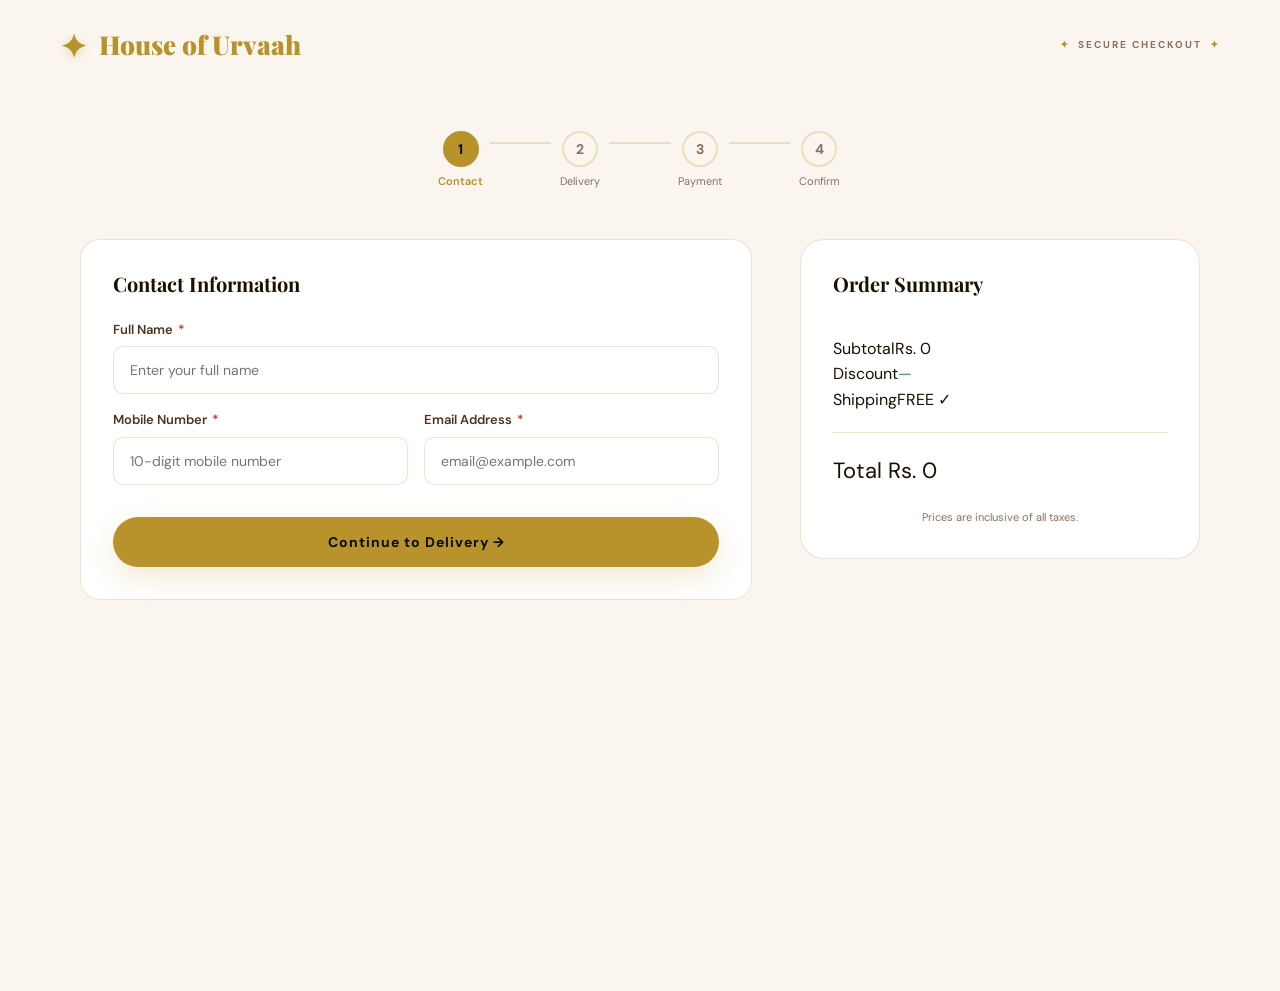
<file: checkout.html>
<!DOCTYPE html>
<html lang="en">
<head>
    <meta charset="UTF-8">
    <meta name="viewport" content="width=device-width, initial-scale=1.0">
    <title>Checkout | House of Urvaah</title>
    
    <link rel="stylesheet" href="css/style.css">
    <link rel="stylesheet" href="css/globals.css">
    <link rel="stylesheet" href="css/navbar.css">
    <link rel="stylesheet" href="css/components.css">
    <link rel="stylesheet" href="css/checkout.css">
    
    <link rel="preconnect" href="https://fonts.googleapis.com">
    <link rel="preconnect" href="https://fonts.gstatic.com" crossorigin>
    <link href="https://fonts.googleapis.com/css2?family=DM+Sans:wght@400;500;700&family=Playfair+Display:ital,wght@0,700;0,900;1,700&display=swap" rel="stylesheet">
</head>
<body>
    <header class="navbar" id="navbar">
      <nav class="nav-inner" style="justify-content: space-between;">
        <a href="index.html" class="nav-logo"><span class="logo-icon">✦</span> House of Urvaah</a>
        <div class="checkout-badge" style="font-size:10px; color:var(--text-muted); text-transform:uppercase; letter-spacing:2px; font-weight:700; display:flex; align-items:center; gap:8px;">
          <span style="color:var(--gold);">✦</span> SECURE CHECKOUT <span style="color:var(--gold);">✦</span>
        </div>
      </nav>
    </header>

    <main class="checkout-page">
        <!-- Progress Steps -->
        <div class="checkout-steps">
            <div class="step-item">
                <div class="step-circle active" id="circle-1">1</div>
                <div class="step-label active">Contact</div>
            </div>
            <div class="step-line" id="line-1"></div>
            <div class="step-item">
                <div class="step-circle" id="circle-2">2</div>
                <div class="step-label">Delivery</div>
            </div>
            <div class="step-line" id="line-2"></div>
            <div class="step-item">
                <div class="step-circle" id="circle-3">3</div>
                <div class="step-label">Payment</div>
            </div>
            <div class="step-line" id="line-3"></div>
            <div class="step-item">
                <div class="step-circle" id="circle-4">4</div>
                <div class="step-label">Confirm</div>
            </div>
        </div>

        <div class="checkout-layout">
            <div class="checkout-form-col">
                <!-- STEP 1: Contact Information -->
                <section class="form-section active" id="section-contact">
                    <h2 class="form-section-title">Contact Information</h2>
                    <div class="form-grid">
                        <div class="form-group full">
                            <label class="form-label">Full Name <span>*</span></label>
                            <input type="text" id="field-name" class="form-input" data-validate="name" placeholder="Enter your full name">
                            <span class="form-error">Please enter at least 2 characters</span>
                        </div>
                        <div class="form-group">
                            <label class="form-label">Mobile Number <span>*</span></label>
                            <input type="tel" id="field-phone" class="form-input" data-validate="phone" placeholder="10-digit mobile number">
                            <span class="form-error">Enter a valid 10-digit mobile number</span>
                        </div>
                        <div class="form-group">
                            <label class="form-label">Email Address <span>*</span></label>
                            <input type="email" id="field-email" class="form-input" data-validate="email" placeholder="email@example.com">
                            <span class="form-error">Enter a valid email address</span>
                        </div>
                    </div>
                    <button class="btn btn-primary" id="btn-step1" style="margin-top:32px; width:100%;">Continue to Delivery →</button>
                </section>

                <!-- STEP 2: Delivery Address -->
                <section class="form-section" id="section-delivery">
                    <div style="display:flex; justify-content:space-between; align-items:center; margin-bottom:24px;">
                        <h2 class="form-section-title" style="margin:0;">Delivery Address</h2>
                        <button class="btn btn-outline" id="btn-detect-location" style="padding:8px 16px; font-size:12px;">Detect My Location 📍</button>
                    </div>
                    <div class="form-grid">
                        <div class="form-group full">
                            <label class="form-label">Address Line 1 <span>*</span></label>
                            <input type="text" id="field-address1" class="form-input" data-validate="text" placeholder="House / Flat No., Building, Street">
                        </div>
                        <div class="form-group full">
                            <label class="form-label">Address Line 2</label>
                            <input type="text" id="field-address2" class="form-input" placeholder="Area, Locality, Landmark (Optional)">
                        </div>
                        <div class="form-group">
                            <label class="form-label">City <span>*</span></label>
                            <input type="text" id="field-city" class="form-input" data-validate="text" placeholder="Your City">
                        </div>
                        <div class="form-group">
                            <label class="form-label">Pincode <span>*</span></label>
                            <input type="text" id="field-pincode" class="form-input" data-validate="pincode" placeholder="6-digit pincode">
                        </div>
                        <div class="form-group">
                            <label class="form-label">State <span>*</span></label>
                            <select id="field-state" class="state-select">
                                <option value="">Select State</option>
                                <option value="Maharashtra">Maharashtra</option>
                                <option value="Karnataka">Karnataka</option>
                                <option value="Tamil Nadu">Tamil Nadu</option>
                                <option value="Delhi">Delhi</option>
                                <option value="Gujarat">Gujarat</option>
                                <option value="West Bengal">West Bengal</option>
                                <!-- More states added via JS if needed -->
                            </select>
                        </div>
                        <div class="form-group">
                            <label class="form-label">Country</label>
                            <input type="text" class="form-input" value="India" disabled>
                        </div>
                    </div>
                    <button class="btn btn-primary" id="btn-step2" style="margin-top:32px; width:100%;">Continue to Payment →</button>
                    <button class="btn-view-cart" style="margin-top:15px; width:100%;" onclick="goToStep(1)">← Back to Contact</button>
                </section>

                <!-- STEP 3: Payment Method -->
                <section class="form-section" id="section-payment">
                    <h2 class="form-section-title">Select Payment Method</h2>
                    <div class="payment-options">
                        <div class="payment-card" data-payment="prepaid">
                            <div class="payment-card-header">
                                <div class="payment-radio"></div>
                                <div>
                                    <div class="payment-label">Online Payment (Prepaid)</div>
                                    <div class="payment-desc">UPI, Cards, Net Banking</div>
                                </div>
                            </div>
                            <div class="payment-benefit">Extra 5% OFF with Prepaid — use code PREPAID5</div>
                            <div class="payment-sub-options">
                                <div class="form-group">
                                    <label class="form-label">Card Details</label>
                                    <input type="text" id="card-number" class="form-input" placeholder="XXXX XXXX XXXX XXXX">
                                    <div style="display:grid; grid-template-columns:1fr 1fr; gap:10px; margin-top:10px;">
                                        <input type="text" id="card-expiry" class="form-input" placeholder="MM / YY">
                                        <input type="password" id="card-cvv" class="form-input" placeholder="CVV">
                                    </div>
                                </div>
                            </div>
                        </div>

                        <div class="payment-card" data-payment="cod">
                            <div class="payment-card-header">
                                <div class="payment-radio"></div>
                                <div>
                                    <div class="payment-label">Cash on Delivery (COD)</div>
                                    <div class="payment-desc">Pay at your doorstep</div>
                                </div>
                            </div>
                            <div class="payment-sub-options">
                                <p style="font-size:12px; color:var(--text-muted);">Please keep the exact amount ready at the time of delivery.</p>
                            </div>
                        </div>
                    </div>

                    <div id="gift-wrap-badge" style="margin-top:20px; padding:12px; background:rgba(201,168,76,0.1); border-radius:10px; display:none; align-items:center; gap:10px; font-size:13px;">
                        🎁 Free Gift Packaging included
                    </div>

                    <button class="btn-place-order" id="btn-place-order" disabled>Place Order →</button>
                    <button class="btn-view-cart" style="margin-top:15px; width:100%;" onclick="goToStep(2)">← Back to Delivery</button>
                </section>
            </div>

            <!-- RIGHT SUMMARY -->
            <aside class="checkout-summary-panel">
                <div style="background:var(--card-bg); border:1px solid var(--border-default); border-radius:24px; padding:32px; position:sticky; top:100px;">
                    <h3 style="font-family:'Playfair Display',serif; font-size:20px; margin-bottom:20px;">Order Summary</h3>
                    
                    <div id="checkout-summary-items" style="max-height:300px; overflow-y:auto; margin-bottom:20px;">
                        <!-- Injected by JS -->
                    </div>

                    <div class="summary-row"><span>Subtotal</span><span id="chk-subtotal">Rs. 0</span></div>
                    <div class="summary-row"><span>Discount</span><span id="chk-discount" style="color:var(--green-success)">—</span></div>
                    <div class="summary-row"><span>Shipping</span><span id="chk-shipping">FREE</span></div>
                    
                    <div class="summary-row total" style="margin-top:20px; padding-top:20px; border-top:1px solid var(--border-default); font-size:22px;">
                        <span>Total</span>
                        <span id="chk-total">Rs. 0</span>
                    </div>

                    <p style="font-size:11px; color:var(--text-muted); text-align:center; margin-top:20px;">
                        Prices are inclusive of all taxes.
                    </p>
                </div>
            </aside>
        </div>
    </main>

    <script src="js/data/products.js"></script>
    <script src="js/globals.js"></script>
    <script src="js/checkout.js"></script>
</body>
</html>
</file>
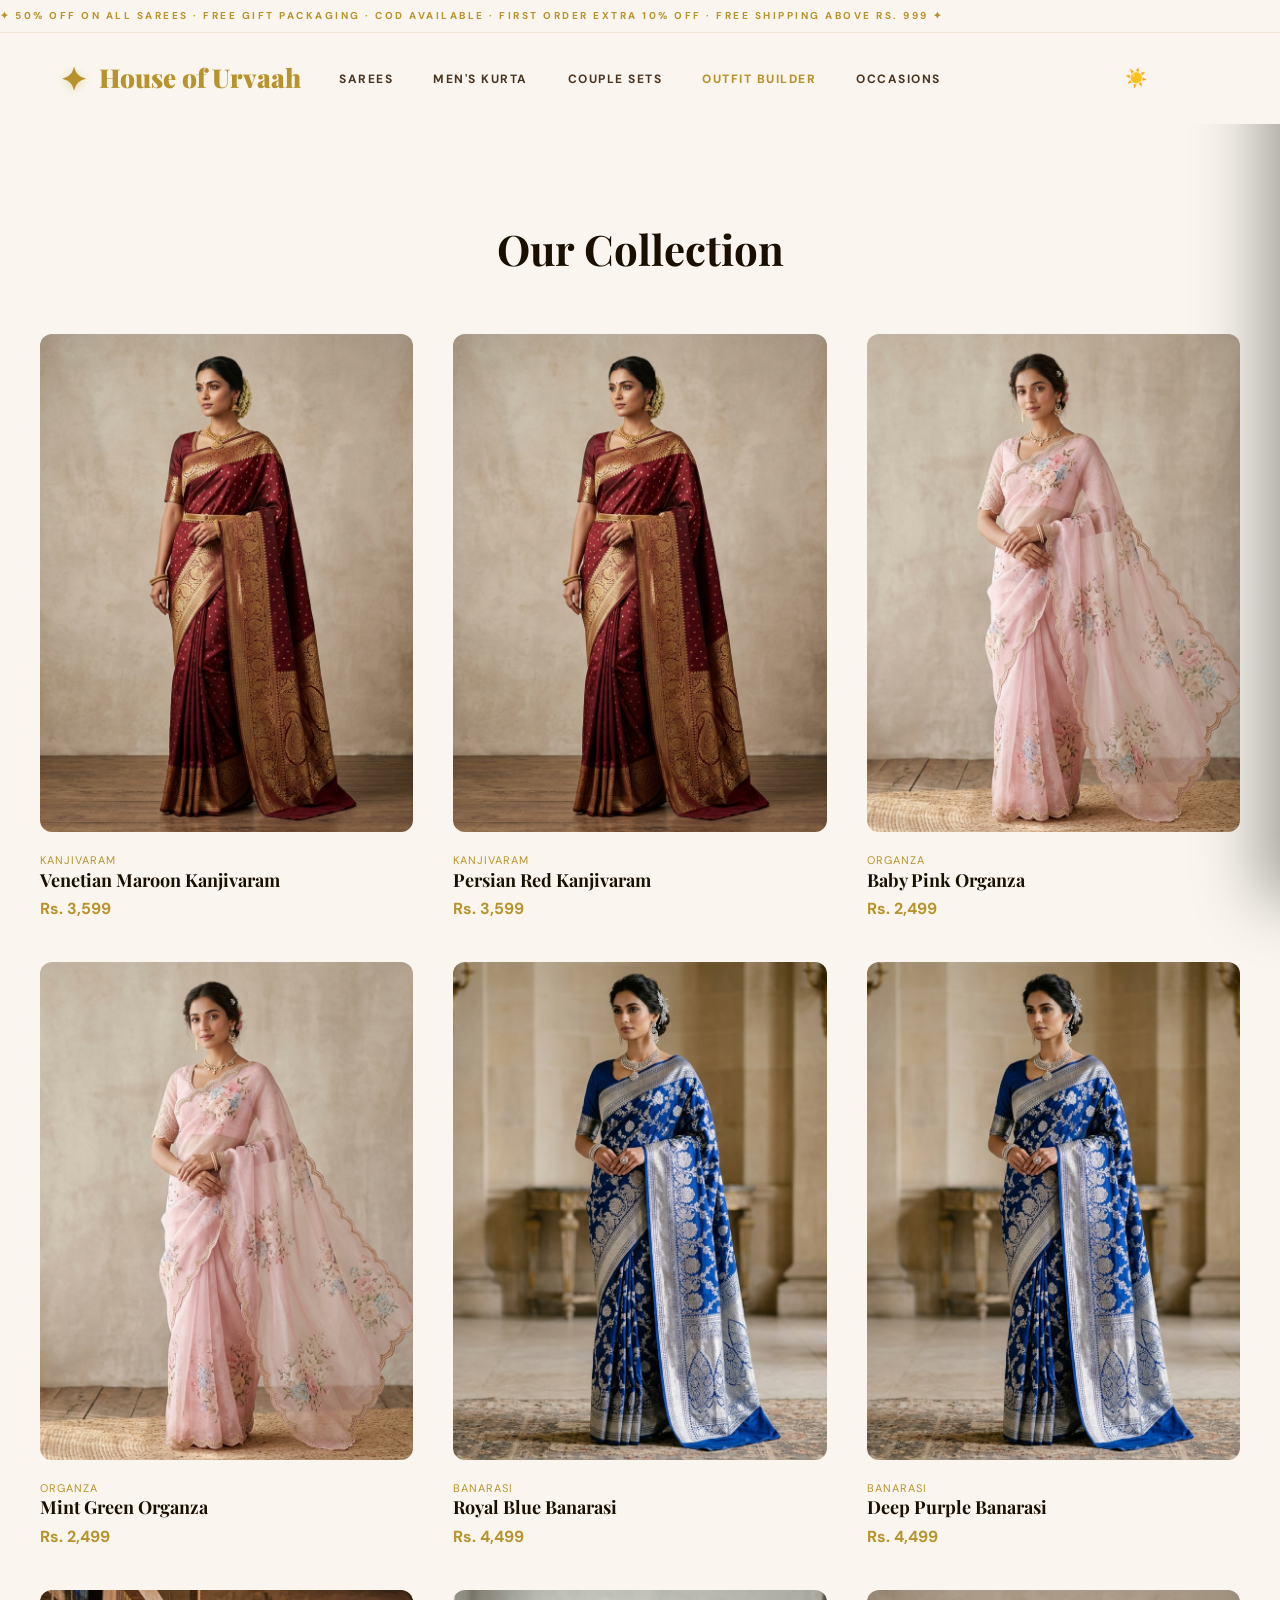
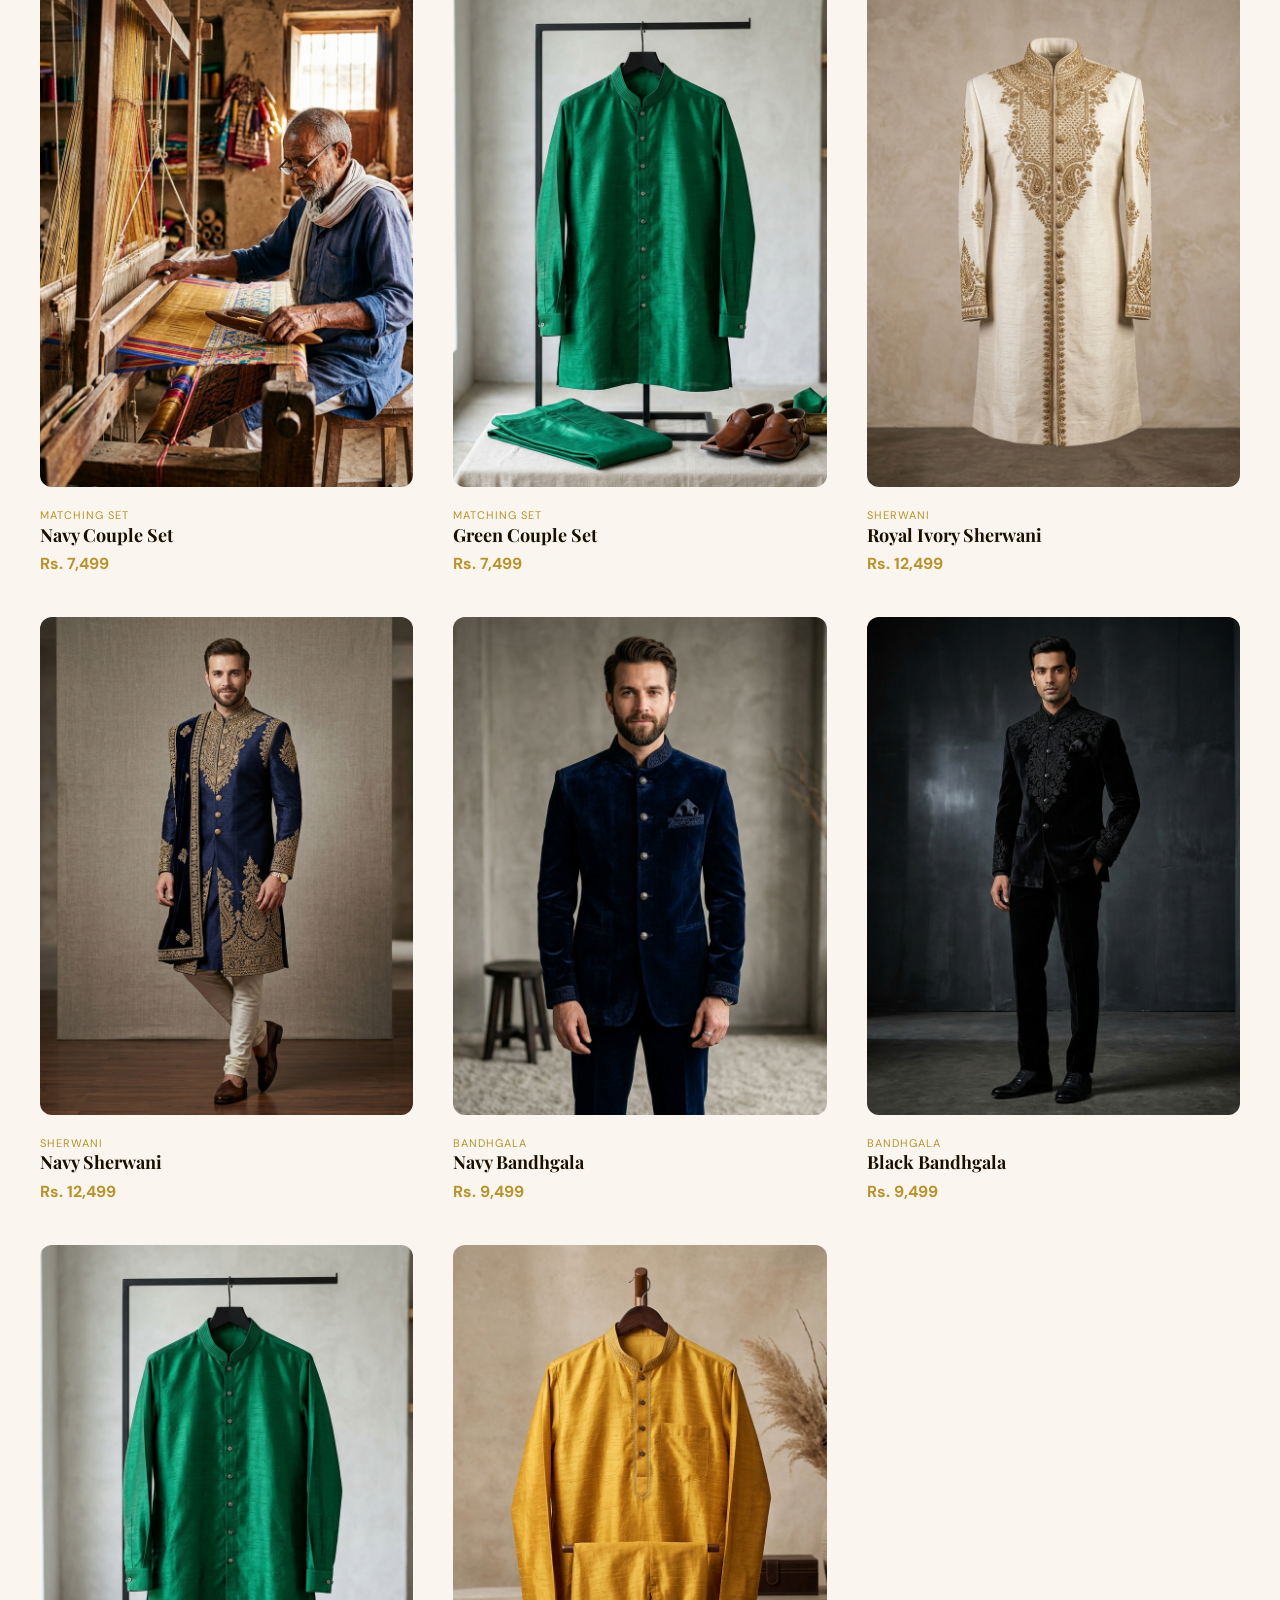
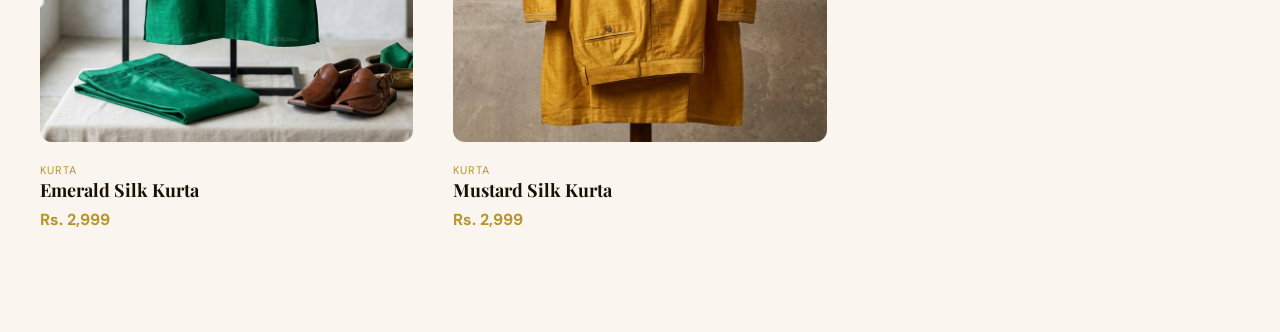
<file: collection.html>
<!DOCTYPE html>
<html lang="en">
<head>
    <meta charset="UTF-8">
    <meta name="viewport" content="width=device-width, initial-scale=1.0">
    <title>Collection | House of Urvaah</title>
    
    <link rel="stylesheet" href="css/style.css">
    <link rel="stylesheet" href="css/globals.css">
    <link rel="stylesheet" href="css/navbar.css">
    <link rel="stylesheet" href="css/cart-drawer.css">
    <link rel="stylesheet" href="css/components.css">
    
    <link rel="preconnect" href="https://fonts.googleapis.com">
    <link rel="preconnect" href="https://fonts.gstatic.com" crossorigin>
    <link href="https://fonts.googleapis.com/css2?family=DM+Sans:wght@400;500;700&family=Playfair+Display:ital,wght@0,700;0,900;1,700&display=swap" rel="stylesheet">
</head>
<body>
    <header class="navbar" id="navbar">
      <div class="announcement-bar">
        <div class="marquee-track">
          <span>✦ 50% OFF on All Sarees · Free Gift Packaging · COD Available · First Order Extra 10% Off · Free Shipping above Rs. 999 ✦</span>
        </div>
      </div>
      <nav class="nav-inner">
        <a href="index.html" class="nav-logo"><span class="logo-icon">✦</span> House of Urvaah</a>
        <ul class="nav-links">
          <li><a href="collection.html?cat=Sarees">Sarees</a></li>
          <li><a href="collection.html?cat=Menswear">Men's Kurta</a></li>
          <li><a href="collection.html?cat=Couples">Couple Sets</a></li>
          <li><a href="outfit-builder.html" class="builder-link">Outfit Builder</a></li>
          <li><a href="index.html#occasions">Occasions</a></li>
        </ul>
        <div class="nav-actions">
          <button class="nav-icon-btn" title="Search"><i data-lucide="search"></i></button>
          <a href="wishlist.html" class="nav-icon-btn" title="Wishlist">
            <i data-lucide="heart"></i>
            <span class="wishlist-badge nav-badge">0</span>
          </a>
          <button id="theme-toggle" class="nav-icon-btn theme-toggle-btn" title="Toggle Theme">
            <span class="toggle-sun">☀️</span>
            <span class="toggle-moon">🌙</span>
          </button>
          <button class="nav-icon-btn" onclick="CartDrawer.open()" title="Cart">
            <i data-lucide="shopping-bag"></i>
            <span class="cart-badge nav-badge">0</span>
          </button>
          <button class="hamburger" id="hamburger" aria-label="Menu">
            <span></span>
            <span></span>
            <span></span>
          </button>
        </div>
      </nav>
    </header>

    <div class="mobile-menu" id="mobile-menu">
      <button class="mobile-menu-close" id="mobile-menu-close">✕</button>
      <ul class="mobile-nav-links">
        <li><a href="collection.html?cat=Sarees">Sarees</a></li>
        <li><a href="collection.html?cat=Menswear">Men's Kurta</a></li>
        <li><a href="collection.html?cat=Couples">Couple Sets</a></li>
        <li><a href="outfit-builder.html">Outfit Builder</a></li>
        <li><a href="wishlist.html">My Wishlist</a></li>
        <li><a href="cart.html">My Cart</a></li>
      </ul>
    </div>

    <main class="container" style="padding: 100px 40px;">
        <h1 id="collection-title" style="font-family:'Playfair Display',serif; font-size:42px; margin-bottom:60px; text-align:center;">Our Collection</h1>
        <div id="collection-grid" class="product-grid">
            <!-- Injected by JS -->
        </div>
    </main>

    <!-- Cart Drawer Overlay -->
    <div class="cart-drawer-overlay" id="cart-drawer-overlay" onclick="CartDrawer.close()"></div>
    <aside class="cart-drawer" id="cart-drawer" aria-hidden="true"></aside>

    <script src="js/data/products.js"></script>
    <script src="js/globals.js"></script>
    <script src="js/navbar.js"></script>
    <script src="js/cart-drawer.js"></script>
    <script>
        const params = new URLSearchParams(window.location.search);
        const cat = params.get('cat');
        
        const categoryTitles = {
            'Sarees': 'Signature Sarees',
            'Menswear': 'Signature Menswear',
            'Couples': 'Curated Couple Sets'
        };
        if (cat) document.getElementById('collection-title').textContent = categoryTitles[cat] || cat;

        const grid = document.getElementById('collection-grid');
        const filtered = cat ? PRODUCTS.filter(p => p.category === cat || p.subCategory === cat) : PRODUCTS;
        
        filtered.forEach(product => {
            const card = document.createElement('a');
            card.href = `product-detail.html?slug=${product.slug}`;
            card.className = 'product-card';
            
            const mainImg = product.images.main || product.images[0];
            const imgHtml = (mainImg && mainImg.url)
                ? `<img src="${mainImg.url}" class="product-image" alt="${product.name}" onerror="this.parentElement.classList.add('silk-swatch');this.remove();">`
                : `<div class="product-image silk-swatch" style="background: linear-gradient(135deg, ${(mainImg?.gradient || product.gradientColors || ['#B8922A','#6B1F2A']).join(', ')})"></div>`;

            card.innerHTML = `
                <div class="product-image-container ${(!mainImg || !mainImg.url) ? 'silk-swatch' : ''}" style="background: linear-gradient(135deg, ${(mainImg?.gradient || product.gradientColors || ['#B8922A','#6B1F2A']).join(', ')})">
                    ${imgHtml}
                </div>
                <div class="product-info">
                    <p style="font-size: 11px; text-transform: uppercase; letter-spacing: 1px; color: var(--gold);">${product.subCategory || product.category}</p>
                    <h3>${product.shortName || product.name}</h3>
                    <p class="product-price">Rs. ${product.price.toLocaleString('en-IN')}</p>
                </div>
            `;
            grid.appendChild(card);
        });
    </script>
</body>
</html>
</file>
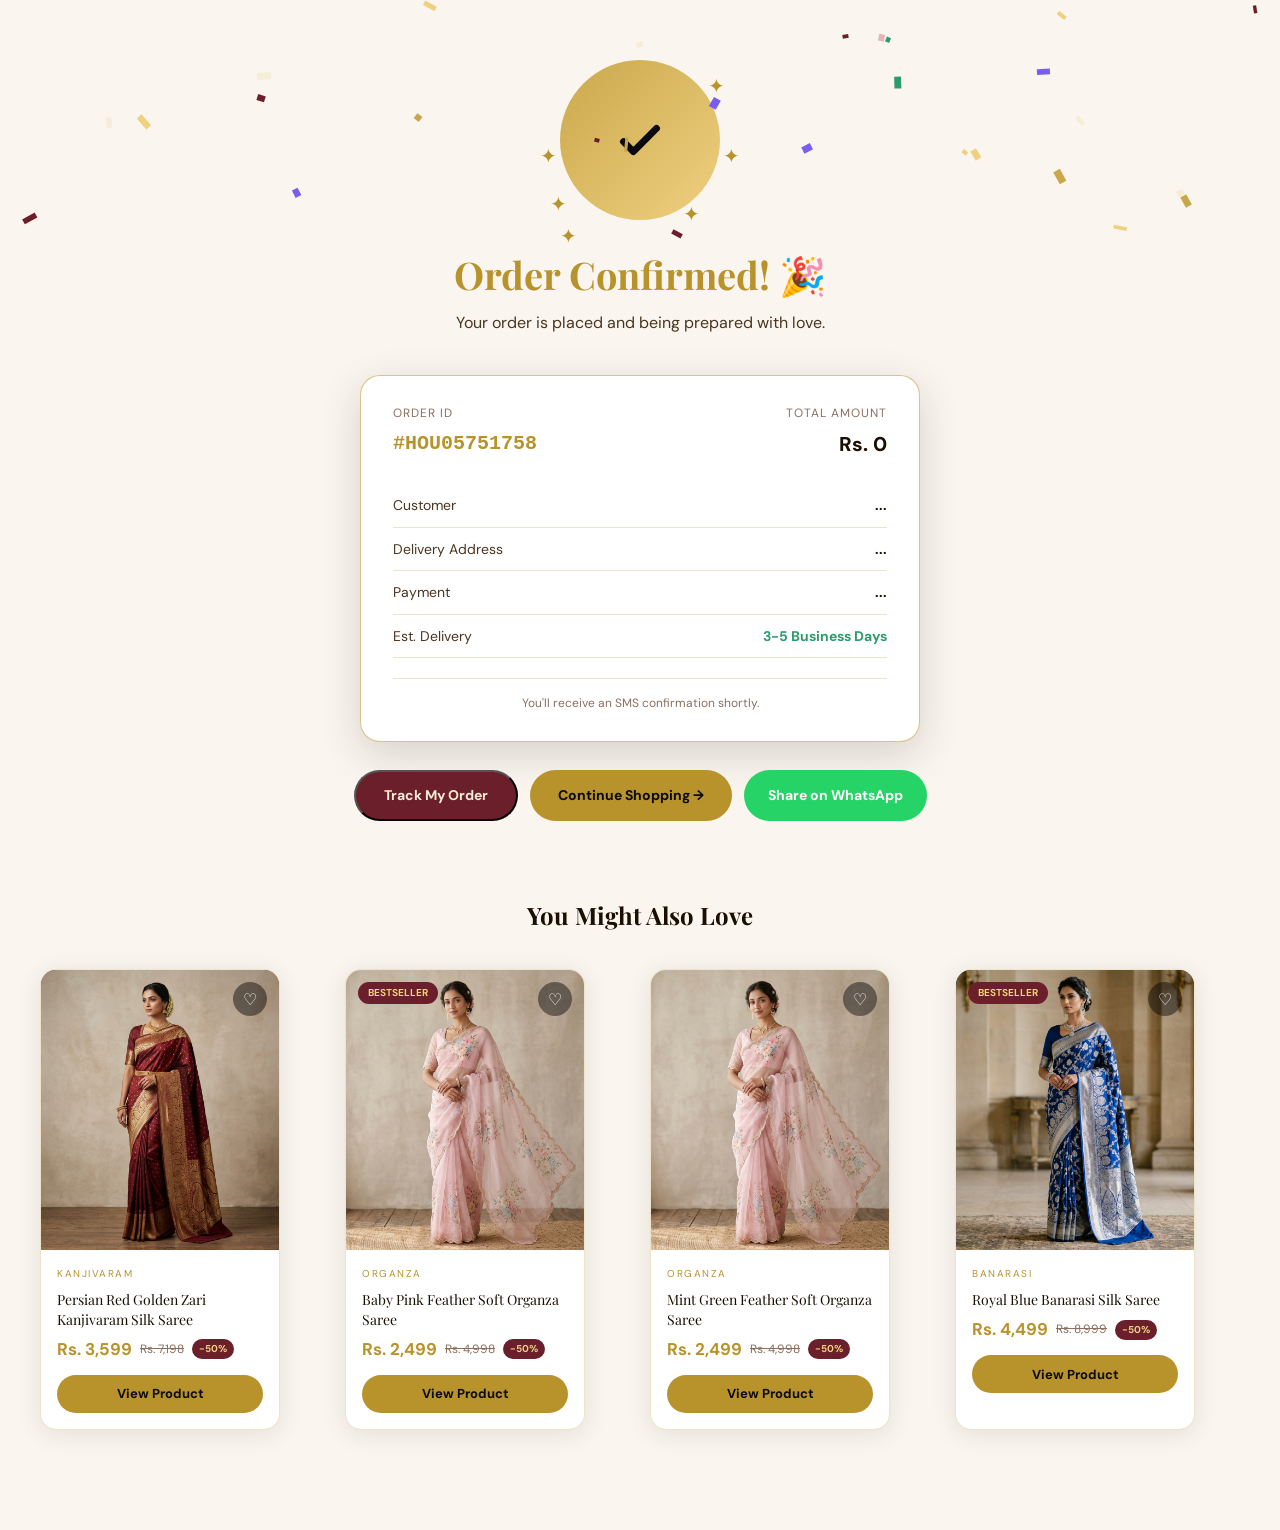
<file: order-success.html>
<!DOCTYPE html>
<html lang="en">
<head>
    <meta charset="UTF-8">
    <meta name="viewport" content="width=device-width, initial-scale=1.0">
    <title>Order Confirmed | House of Urvaah</title>
    
    <link rel="stylesheet" href="css/style.css">
    <link rel="stylesheet" href="css/globals.css">
    <link rel="stylesheet" href="css/components.css">
    <link rel="stylesheet" href="css/order-success.css">
    <link rel="stylesheet" href="css/outfit-builder.css"> <!-- for reco cards -->
    
    <link rel="preconnect" href="https://fonts.googleapis.com">
    <link rel="preconnect" href="https://fonts.gstatic.com" crossorigin>
    <link href="https://fonts.googleapis.com/css2?family=DM+Sans:wght@400;500;700&family=Playfair+Display:ital,wght@0,700;0,900;1,700&display=swap" rel="stylesheet">
</head>
<body class="success-page">

    <div class="success-circle-wrap">
        <div class="success-circle">
            <svg class="checkmark-svg" viewBox="0 0 52 52">
                <path class="checkmark-path" d="M14.1 27.2l7.1 7.2 16.7-16.8"/>
            </svg>
        </div>
        <div class="sparkle">✦</div>
        <div class="sparkle">✦</div>
        <div class="sparkle">✦</div>
        <div class="sparkle">✦</div>
        <div class="sparkle">✦</div>
        <div class="sparkle">✦</div>
    </div>

    <h1 class="success-headline">Order Confirmed! 🎉</h1>
    <p class="success-subtitle">Your order is placed and being prepared with love.</p>

    <div class="order-card">
        <div style="display:flex; justify-content:space-between; align-items:flex-start; margin-bottom:24px;">
            <div>
                <p style="font-size:12px; color:var(--text-muted); text-transform:uppercase; letter-spacing:1px; margin-bottom:5px;">Order ID</p>
                <div class="order-id" id="order-id-display">#HOU12345678 <span class="copy-icon">📋</span></div>
            </div>
            <div style="text-align:right;">
                <p style="font-size:12px; color:var(--text-muted); text-transform:uppercase; letter-spacing:1px; margin-bottom:5px;">Total Amount</p>
                <div style="font-size:20px; font-weight:800; color:var(--text-primary);" id="order-total">Rs. 0</div>
            </div>
        </div>

        <div id="order-items-list" style="margin-bottom:20px;">
            <!-- Injected by JS -->
        </div>

        <div class="order-row"><span>Customer</span><strong id="order-customer">...</strong></div>
        <div class="order-row"><span>Delivery Address</span><strong id="order-address" style="text-align:right; max-width:200px;">...</strong></div>
        <div class="order-row"><span>Payment</span><strong id="order-payment">...</strong></div>
        <div class="order-row"><span>Est. Delivery</span><strong class="delivery-est" id="order-delivery">3-5 Business Days</strong></div>
        
        <p style="font-size:12px; color:var(--text-muted); text-align:center; margin-top:20px; border-top:1px solid var(--border-default); padding-top:15px;">
            You'll receive an SMS confirmation shortly.
        </p>
    </div>

    <div class="success-actions">
        <button class="btn-track" id="btn-track-order">Track My Order</button>
        <a href="collection.html" class="btn-continue">Continue Shopping →</a>
        <button class="btn-share-success" id="btn-share-order">Share on WhatsApp</button>
    </div>

    <div style="margin-top:80px; width:100%; max-width:1200px;">
        <h2 style="font-family:'Playfair Display',serif; font-size:24px; text-align:center; margin-bottom:40px; color:var(--text-primary);">You Might Also Love</h2>
        <div id="success-reco-track" style="display:grid; grid-template-columns:repeat(4,1fr); gap:20px;">
            <!-- Injected by JS -->
        </div>
    </div>

    <script src="js/data/products.js"></script>
    <script src="js/globals.js"></script>
    <script src="js/recommendations.js"></script>
    <script src="js/order-success.js"></script>
</body>
</html>
</file>
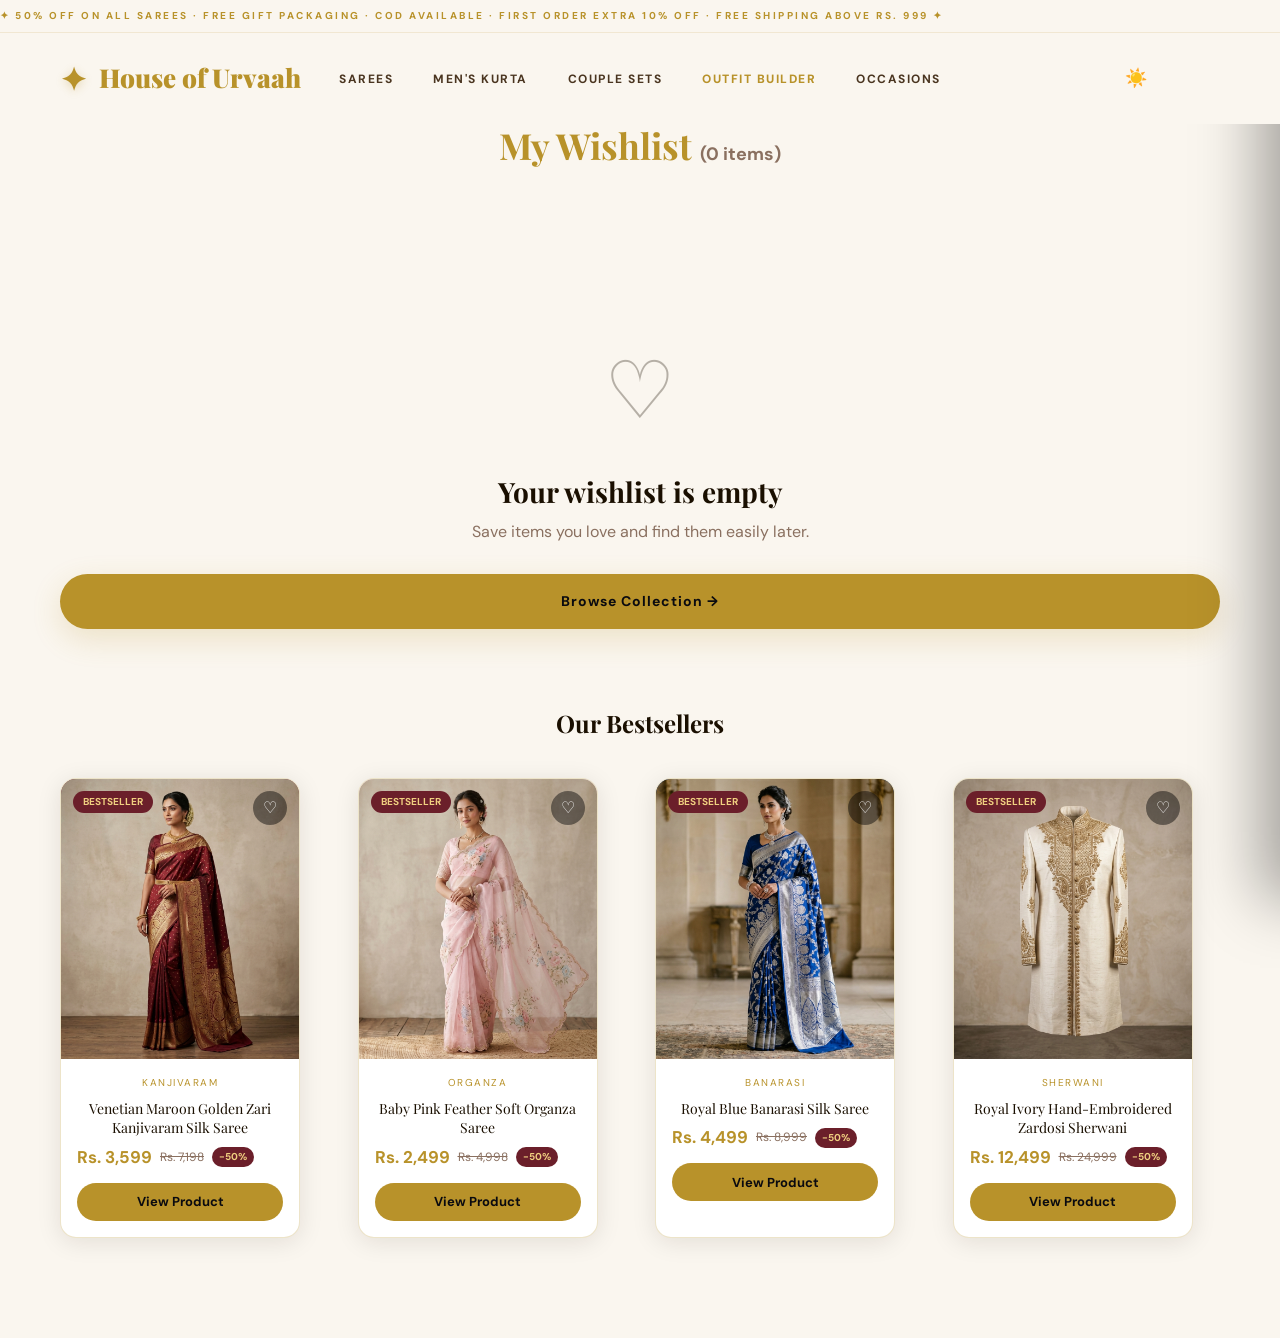
<file: wishlist.html>
<!DOCTYPE html>
<html lang="en">
<head>
    <meta charset="UTF-8">
    <meta name="viewport" content="width=device-width, initial-scale=1.0">
    <title>My Wishlist | House of Urvaah</title>
    
    <link rel="stylesheet" href="css/style.css">
    <link rel="stylesheet" href="css/globals.css">
    <link rel="stylesheet" href="css/navbar.css">
    <link rel="stylesheet" href="css/cart-drawer.css">
    <link rel="stylesheet" href="css/components.css">
    <link rel="stylesheet" href="css/wishlist.css">
    <link rel="stylesheet" href="css/outfit-builder.css"> <!-- for reco cards -->
    
    <link rel="preconnect" href="https://fonts.googleapis.com">
    <link rel="preconnect" href="https://fonts.gstatic.com" crossorigin>
    <link href="https://fonts.googleapis.com/css2?family=DM+Sans:wght@400;500;700&family=Playfair+Display:ital,wght@0,700;0,900;1,700&display=swap" rel="stylesheet">
</head>
<body>
    <header class="navbar" id="navbar">
      <div class="announcement-bar">
        <div class="marquee-track">
          <span>✦ 50% OFF on All Sarees · Free Gift Packaging · COD Available · First Order Extra 10% Off · Free Shipping above Rs. 999 ✦</span>
        </div>
      </div>
      <nav class="nav-inner">
        <a href="index.html" class="nav-logo"><span class="logo-icon">✦</span> House of Urvaah</a>
        <ul class="nav-links">
          <li><a href="collection.html?cat=Sarees">Sarees</a></li>
          <li><a href="collection.html?cat=Menswear">Men's Kurta</a></li>
          <li><a href="collection.html?cat=Couples">Couple Sets</a></li>
          <li><a href="outfit-builder.html" class="builder-link">Outfit Builder</a></li>
          <li><a href="index.html#occasions">Occasions</a></li>
        </ul>
        <div class="nav-actions">
          <button class="nav-icon-btn" title="Search"><i data-lucide="search"></i></button>
          <a href="wishlist.html" class="nav-icon-btn" title="Wishlist">
            <i data-lucide="heart"></i>
            <span class="wishlist-badge nav-badge">0</span>
          </a>
          <button id="theme-toggle" class="nav-icon-btn theme-toggle-btn" title="Toggle Theme">
            <span class="toggle-sun">☀️</span>
            <span class="toggle-moon">🌙</span>
          </button>
          <button class="nav-icon-btn" onclick="CartDrawer.open()" title="Cart">
            <i data-lucide="shopping-bag"></i>
            <span class="cart-badge nav-badge">0</span>
          </button>
          <button class="hamburger" id="hamburger" aria-label="Menu">
            <span></span>
            <span></span>
            <span></span>
          </button>
        </div>
      </nav>
    </header>

    <div class="mobile-menu" id="mobile-menu">
      <button class="mobile-menu-close" id="mobile-menu-close">✕</button>
      <ul class="mobile-nav-links">
        <li><a href="collection.html?cat=Sarees">Sarees</a></li>
        <li><a href="collection.html?cat=Menswear">Men's Kurta</a></li>
        <li><a href="collection.html?cat=Couples">Couple Sets</a></li>
        <li><a href="outfit-builder.html">Outfit Builder</a></li>
        <li><a href="wishlist.html">My Wishlist</a></li>
        <li><a href="cart.html">My Cart</a></li>
      </ul>
    </div>

    <main class="wishlist-page">
        <header class="wishlist-header">
            <h1>My Wishlist <span id="wishlist-count" style="font-family:'DM Sans',sans-serif; font-size:18px; color:var(--text-muted);">(0 items)</span></h1>
        </header>

        <div id="wishlist-grid" class="wishlist-grid">
            <!-- Injected by JS -->
        </div>

        <div id="wishlist-empty" class="wishlist-empty" style="display:none;">
            <div class="icon">♡</div>
            <h2>Your wishlist is empty</h2>
            <p style="color:var(--text-muted); margin-bottom:30px;">Save items you love and find them easily later.</p>
            <a href="collection.html" class="btn btn-primary">Browse Collection →</a>
            
            <div style="margin-top:80px; width:100%;">
                <h3 style="font-family:'Playfair Display',serif; font-size:24px; margin-bottom:40px;">Our Bestsellers</h3>
                <div id="bestseller-reco" class="wishlist-grid">
                    <!-- Injected by JS -->
                </div>
            </div>
        </div>
    </main>

    <!-- Cart Drawer Overlay -->
    <div class="cart-drawer-overlay" id="cart-drawer-overlay" onclick="CartDrawer.close()"></div>
    <aside class="cart-drawer" id="cart-drawer" aria-hidden="true">
        <!-- Content will be rendered by JS -->
    </aside>

    <script src="js/data/products.js"></script>
    <script src="js/data/outfit-parts.js"></script>
    <script src="js/globals.js"></script>
    <script src="js/navbar.js"></script>
    <script src="js/cart-drawer.js"></script>
    <script src="js/recommendations.js"></script>
    <script src="js/wishlist.js"></script>
</body>
</html>
</file>
<file: css/style.css>
@import url('https://fonts.googleapis.com/css2?family=Cormorant+Garamond:ital,wght@0,300;0,400;0,500;0,600;0,700;1,300;1,400;1,500;1,600;1,700&family=Inter:wght@100;200;300;400;500;600;700;800;900&family=Playfair+Display:ital,wght@0,400;0,500;0,600;0,700;0,800;0,900;1,400;1,500;1,600;1,700;1,800;1,900&display=swap');

:root {
  --bg-page: #ffffff;
  --bg-surface: #f9f9f9;
  --text-primary: #1a1a1a;
  --text-secondary: #333333;
  --text-muted: #666666;
  --gold: #C9A84C;
  --gold-light: #F0D080;
  --gold-glow: rgba(201, 168, 76, 0.3);
  --border-default: #eeeeee;
  --maroon: #6B1F2A;
  --ivory: #FDFCF0;
  
  --font-serif: 'Playfair Display', serif;
  --font-italic: 'Cormorant Garamond', serif;
  --font-sans: 'Inter', sans-serif;
  
  --header-height: 80px;
}

[data-theme='dark'] {
  --bg-page: #0a0a0a;
  --bg-surface: #121212;
  --text-primary: #ffffff;
  --text-secondary: #dddddd;
  --text-muted: #999999;
  --border-default: #222222;
}

* {
  margin: 0;
  padding: 0;
  box-sizing: border-box;
}

body {
  font-family: var(--font-sans);
  background-color: var(--bg-page);
  color: var(--text-primary);
  line-height: 1.6;
  overflow-x: hidden;
  transition: background-color 0.3s ease, color 0.3s ease;
}

/* --- Layout --- */
.container {
  max-width: 1440px;
  margin: 0 auto;
  padding: 0 5%; /* Flexible padding */
}

section {
  padding: 80px 0;
}

/* --- Typography --- */
h1, h2, h3, h4, h5, h6 {
  font-family: var(--font-serif);
  font-weight: 700;
  line-height: 1.2;
}

.italic {
  font-family: var(--font-italic);
  font-style: italic;
}

/* Legacy Navigation styles removed - handled by navbar.css */

.nav-actions {
  display: flex;
  gap: 10px; /* More compact gap */
  align-items: center;
}

.nav-icon {
  width: 32px; /* Smaller circle */
  height: 32px;
  display: flex;
  align-items: center;
  justify-content: center;
  cursor: pointer;
  transition: all 0.3s cubic-bezier(0.4, 0, 0.2, 1);
  position: relative;
  color: var(--text-primary);
  border-radius: 50%;
  background: rgba(255, 255, 255, 0.3);
  backdrop-filter: blur(5px);
  border: 1px solid rgba(0,0,0,0.03);
}

.nav-icon i {
  width: 14px; /* Smaller icon */
  height: 14px;
  stroke-width: 2; /* Slightly thicker for visibility at small size */
}

.nav-icon:hover {
  background-color: var(--gold);
  color: #fff;
  transform: translateY(-2px);
  box-shadow: 0 4px 10px var(--gold-glow);
}

.count-badge {
  position: absolute;
  top: 0px;
  right: 0px;
  background-color: var(--gold);
  color: #fff;
  font-size: 8px;
  font-weight: 800;
  width: 12px;
  height: 12px;
  border-radius: 50%;
  display: none;
  align-items: center;
  justify-content: center;
  box-shadow: 0 2px 5px rgba(0,0,0,0.1);
  border: 1px solid var(--bg-page);
}

/* --- Toasts --- */
.toast {
  position: fixed;
  bottom: 40px;
  left: 50%;
  transform: translateX(-50%) translateY(20px);
  background-color: var(--text-primary);
  color: var(--bg-page);
  padding: 14px 32px;
  border-radius: 100px;
  font-size: 14px;
  font-weight: 700;
  z-index: 10000; /* Extremely high */
  opacity: 0;
  transition: all 0.4s cubic-bezier(0.23, 1, 0.32, 1);
  box-shadow: 0 15px 40px rgba(0,0,0,0.3);
  pointer-events: none;
}

.toast.show {
  opacity: 1;
  transform: translateX(-50%) translateY(0);
}

.nav-icon:hover {
  transform: scale(1.1);
  color: var(--gold);
}

/* --- Hero --- */
.hero {
  height: 80vh;
  display: flex;
  align-items: center;
  justify-content: center;
  text-align: center;
  position: relative;
  overflow: hidden;
  background-color: #000;
}

.hero-video-bg {
  position: absolute;
  top: 0;
  left: 0;
  width: 100%;
  height: 100%;
  object-fit: cover;
  opacity: 0.6;
}

.hero-content {
  position: relative;
  z-index: 10;
  color: #fff;
}

.hero-title {
  font-size: clamp(48px, 8vw, 100px);
  margin-bottom: 20px;
  opacity: 0;
  transform: translateY(30px);
  animation: fadeIn 1s forwards 0.5s;
}

.hero-subtitle {
  font-size: 18px;
  letter-spacing: 6px;
  text-transform: uppercase;
  margin-bottom: 40px;
  opacity: 0;
  animation: fadeIn 1s forwards 1s;
}

/* --- Buttons --- */
.btn {
  display: inline-flex;
  align-items: center;
  justify-content: center;
  padding: 16px 24px; /* Reduced side padding */
  border-radius: 100px;
  font-weight: 700;
  text-decoration: none;
  transition: all 0.3s cubic-bezier(0.23, 1, 0.32, 1);
  cursor: pointer;
  font-size: 14px;
  letter-spacing: 1px;
  border: none;
  white-space: nowrap;
  width: 100%; /* Force full width on small items if needed */
  max-width: 100%;
}

.btn-primary {
  background-color: var(--gold);
  color: #fff;
  box-shadow: 0 10px 30px var(--gold-glow);
}

.btn-primary:hover {
  transform: translateY(-3px);
  box-shadow: 0 15px 40px var(--gold-glow);
}

.btn-outline {
  border: 1px solid var(--gold);
  color: var(--gold);
  background: transparent;
}

.btn-outline:hover {
  background-color: var(--gold);
  color: #fff;
}

/* --- Product Cards --- */
.product-grid {
  display: grid;
  grid-template-columns: repeat(auto-fill, minmax(300px, 1fr));
  gap: 40px;
}

.product-card {
  text-decoration: none;
  color: inherit;
  transition: transform 0.3s;
}

.product-card:hover {
  transform: translateY(-10px);
}

.product-image-container {
  aspect-ratio: 3/4;
  border-radius: 12px;
  overflow: hidden;
  margin-bottom: 20px;
  position: relative;
}

.product-image {
  width: 100%;
  height: 100%;
  object-fit: cover;
  transition: transform 0.5s;
}

.product-card:hover .product-image {
  transform: scale(1.1);
}

.product-info h3 {
  font-size: 18px;
  margin-bottom: 5px;
}

.product-price {
  color: var(--gold);
  font-weight: 700;
  font-size: 16px;
}

/* --- Animations --- */
@keyframes fadeIn {
  to { opacity: 1; transform: translateY(0); }
}

@keyframes silkShimmer {
  0% { background-position: 0% 50%; }
  50% { background-position: 100% 50%; }
  100% { background-position: 0% 50%; }
}

.shimmer {
  background-size: 400% 400%;
  animation: silkShimmer 8s ease infinite;
}

/* --- Product Page Specific --- */
.product-hero {
  display: grid;
  grid-template-columns: minmax(0, 1.2fr) minmax(320px, 1fr);
  gap: 5vw;
  padding-top: 140px;
  padding-bottom: 60px;
}

.gallery-container {
  display: flex;
  gap: 20px;
  width: 100%;
}

.thumbnails {
  display: flex;
  flex-direction: column;
  gap: 12px;
  width: 80px;
}

.thumb {
  width: 80px;
  height: 100px;
  border-radius: 8px;
  overflow: hidden;
  cursor: pointer;
  border: 2px solid transparent;
  flex-shrink: 0;
}

.thumb.active {
  border-color: var(--gold);
}

.main-view {
  flex: 1;
  aspect-ratio: 3/4;
  border-radius: 20px;
  overflow: hidden;
  position: relative;
  background-color: var(--bg-surface);
}

.sidebar {
  position: sticky;
  top: 120px;
  height: fit-content;
  width: 100%;
  max-width: 480px;
  padding: 0 10px; /* Internal breathing room */
}

.price-block {
  margin: 30px 0;
}

.current-price {
  font-size: 36px;
  font-weight: 700;
  color: var(--gold);
}

.mrp {
  text-decoration: line-through;
  color: var(--text-muted);
  margin-left: 10px;
}

.discount-tag {
  background-color: var(--maroon);
  color: var(--gold-light);
  padding: 4px 12px;
  border-radius: 100px;
  font-size: 12px;
  font-weight: 700;
  margin-left: 10px;
}

.size-selector {
  margin: 30px 0;
}

.size-option {
  padding: 15px;
  border: 1px solid var(--border-default);
  border-radius: 10px;
  margin-bottom: 10px;
  cursor: pointer;
  transition: all 0.2s;
}

.size-option.active {
  border-color: var(--gold);
  background-color: rgba(201, 168, 76, 0.05);
}

.colour-dot {
  width: 32px;
  height: 32px;
  border-radius: 50%;
  cursor: pointer;
  border: 2px solid transparent;
  transition: all 0.2s;
  padding: 2px;
  background-clip: content-box;
}

.colour-dot.active {
  border-color: var(--gold);
  box-shadow: 0 0 0 3px rgba(201, 168, 76, 0.2);
}

.colour-dot:hover {
  transform: scale(1.1);
}

/* --- Responsive --- */
@media (max-width: 1200px) {
  .product-hero {
    gap: 40px;
  }
}

@media (max-width: 1024px) {
  .product-hero {
    grid-template-columns: 1fr;
    padding-top: 100px;
  }
  .gallery-container {
    flex-direction: column-reverse; /* Thumbnails below on smaller screens */
  }
  .thumbnails {
    flex-direction: row;
    width: 100%;
    overflow-x: auto;
    padding-bottom: 10px;
  }
  .thumb {
    flex-shrink: 0;
    width: 60px;
    height: 80px;
  }
  .sidebar {
    position: relative;
    top: 0;
    margin-top: 40px;
    max-width: 100%;
  }
  nav {
    padding: 0 20px;
  }
  .nav-links {
    display: none; /* Hide links on mobile for now */
  }
}

@media (max-width: 768px) {
  .container {
    padding: 0 20px;
  }
  .hero-title {
    font-size: 40px;
  }
  .product-hero {
    padding-top: 90px;
  }
}
</file>
<file: css/globals.css>
@import url('https://fonts.googleapis.com/css2?family=Playfair+Display:ital,wght@0,400;0,700;0,800;0,900;1,400;1,700&family=DM+Sans:wght@300;400;500;600;700&family=Cormorant+Garamond:ital,wght@1,400;1,600&display=swap');

/* ══ LIGHT THEME (DEFAULT) ══ */
:root,
[data-theme="light"] {
  --bg-page:          #FAF6EF;
  --bg-page-rgb:      250, 246, 239;
  --bg-surface:       #F0EAE0;
  --bg-surface-2:     #E8DDD0;
  --text-primary:     #1A0F00;
  --text-secondary:   #4A3520;
  --text-muted:       #8A7060;
  --gold:             #B8922A;
  --gold-rgb:         184, 146, 42;
  --gold-light:       #D4AA50;
  --gold-glow:        rgba(184,146,42,0.20);
  --maroon:           #6B1F2A;
  --maroon-light:     rgba(107,31,42,0.10);
  --border-default:   rgba(184,146,42,0.25);
  --border-strong:    rgba(184,146,42,0.55);
  --shadow-card:      0 4px 24px rgba(26,15,0,0.10);
  --shadow-hover:     0 12px 40px rgba(26,15,0,0.16);
  --card-bg:          #FFFFFF;
  --input-bg:         #FFFFFF;
  --scrollbar-thumb:  rgba(184,146,42,0.40);
  --green-success:    #2D9B6E;
  --red-urgency:      #C0392B;
  --orange-warm:      #E87A35;
  --header-height:    72px;
}

/* ══ DARK THEME ══ */
[data-theme="dark"] {
  --bg-page:          #0A0A0F;
  --bg-page-rgb:      10, 10, 15;
  --bg-surface:       #12100e;
  --bg-surface-2:     #1a1208;
  --text-primary:     #F5EDD6;
  --text-secondary:   #C4B49A;
  --text-muted:       #8A7060;
  --gold:             #C9A84C;
  --gold-rgb:         201, 168, 76;
  --gold-light:       #F0D080;
  --gold-glow:        rgba(201,168,76,0.20);
  --maroon:           #6B1F2A;
  --maroon-light:     rgba(107,31,42,0.20);
  --border-default:   rgba(201,168,76,0.20);
  --border-strong:    rgba(201,168,76,0.55);
  --shadow-card:      0 4px 24px rgba(0,0,0,0.40);
  --shadow-hover:     0 12px 40px rgba(0,0,0,0.60);
  --card-bg:          rgba(255,255,255,0.04);
  --input-bg:         rgba(255,255,255,0.05);
  --scrollbar-thumb:  rgba(201,168,76,0.40);
  --green-success:    #2D9B6E;
  --red-urgency:      #E87A7A;
  --orange-warm:      #F0A060;
  --header-height:    72px;
}

/* ══ GLOBAL RESET ══ */
*, *::before, *::after {
  box-sizing: border-box;
  margin: 0; padding: 0;
}

body {
  font-family: 'DM Sans', sans-serif;
  background: var(--bg-page);
  color: var(--text-primary);
  overflow-x: hidden;
  transition: background-color 0.4s ease, color 0.3s ease;
  line-height: 1.6;
}

html { scroll-behavior: smooth; }

::selection { background: var(--gold-glow); color: var(--text-primary); }

::-webkit-scrollbar { width: 5px; }
::-webkit-scrollbar-track { background: transparent; }
::-webkit-scrollbar-thumb { background: var(--scrollbar-thumb); border-radius: 3px; }

a { color: inherit; }
img { display: block; max-width: 100%; }
button { font-family: inherit; }

/* ══ TYPOGRAPHY ══ */
h1,h2,h3,h4,h5,h6 { font-family: 'Playfair Display', serif; line-height: 1.2; }

/* ══ SHARED KEYFRAMES ══ */
@keyframes silkShimmer {
  0%   { background-position: 0% 50%; }
  50%  { background-position: 100% 50%; }
  100% { background-position: 0% 50%; }
}

@keyframes fadeUp {
  from { opacity: 0; transform: translateY(28px); }
  to   { opacity: 1; transform: translateY(0); }
}

@keyframes fadeIn {
  from { opacity: 0; } to { opacity: 1; }
}

@keyframes pulse {
  0%,100% { transform: scale(1); }
  50%      { transform: scale(1.08); }
}

@keyframes spin {
  to { transform: rotate(360deg); }
}

@keyframes tickFlip {
  0%   { transform: rotateX(0deg);   opacity: 1; }
  49%  { transform: rotateX(-90deg); opacity: 0; }
  51%  { transform: rotateX(90deg);  opacity: 0; }
  100% { transform: rotateX(0deg);   opacity: 1; }
}

@keyframes floatUp {
  0%   { opacity: 0; transform: translateY(40px) scale(0.97); }
  100% { opacity: 1; transform: translateY(0)    scale(1); }
}

@keyframes shimmerSweep {
  0%   { background-position: -200% center; }
  100% { background-position:  200% center; }
}

@keyframes progressFill {
  from { width: 0%; }
  to   { width: var(--target-width, 0%); }
}

@keyframes goldPulse {
  0%,100% { box-shadow: 0 0 0 0 var(--gold-glow); }
  50%      { box-shadow: 0 0 0 12px transparent; }
}

/* Silk Texture Overlay */
.silk-swatch {
  position: relative;
  overflow: hidden;
}
.silk-swatch::before {
  content: '';
  position: absolute;
  inset: 0;
  background-image: url("https://www.transparenttextures.com/patterns/natural-paper.png");
  opacity: 0.15;
  mix-blend-mode: overlay;
  pointer-events: none;
}
.silk-swatch::after {
  content: '';
  position: absolute;
  inset: 0;
  background: linear-gradient(135deg, rgba(255,255,255,0.2) 0%, transparent 50%, rgba(0,0,0,0.1) 100%);
  pointer-events: none;
}
</file>
<file: css/navbar.css>
/* ══ NAVBAR ══ */
.navbar {
  position: sticky; 
  top: 0; 
  width: 100%; 
  z-index: 1000;
  background: var(--bg-page);
  transition: all 0.4s cubic-bezier(0.4, 0, 0.2, 1);
  border-bottom: 1px solid transparent;
}

/* Scrolled state with Glassmorphism */
.navbar.scrolled {
  background: rgba(var(--bg-page-rgb, 255, 255, 255), 0.85);
  backdrop-filter: blur(12px) saturate(180%);
  border-bottom: 1px solid rgba(var(--gold-rgb, 201, 168, 76), 0.15);
  box-shadow: 0 10px 30px -10px rgba(var(--gold-rgb, 184, 146, 42), 0.12);
}

.announcement-bar {
  background: var(--bg-page); 
  color: var(--gold);
  padding: 8px 0; 
  font-size: 10px; 
  font-weight: 700;
  text-transform: uppercase; 
  letter-spacing: 2.5px;
  overflow: hidden; 
  white-space: nowrap;
  border-bottom: 1px solid rgba(var(--gold-rgb), 0.15);
}

.marquee-track {
  display: inline-block; 
  animation: marquee 40s linear infinite;
}

@keyframes marquee {
  0% { transform: translateX(0); }
  100% { transform: translateX(-50%); }
}

.nav-inner {
  max-width: 1440px; 
  margin: 0 auto; 
  padding: 0 60px;
  height: 90px; 
  display: flex; 
  align-items: center; 
  justify-content: space-between;
  transition: height 0.4s ease;
}

.navbar.scrolled .nav-inner {
  height: 70px;
}

.nav-logo {
  font-family: 'Playfair Display', serif; 
  font-size: 26px; 
  font-weight: 900;
  color: var(--gold); 
  text-decoration: none; 
  display: flex; 
  align-items: center; 
  gap: 12px;
  transition: transform 0.3s ease;
}

.nav-logo:hover {
  transform: scale(1.02);
}

.logo-icon { 
  font-size: 32px; 
  line-height: 1;
  text-shadow: 0 2px 10px rgba(var(--gold-rgb), 0.3);
}

.nav-links {
  display: flex; 
  gap: 40px; 
  list-style: none;
  position: absolute;
  left: 50%;
  transform: translateX(-50%);
}

.nav-links li {
  position: relative;
}

.nav-links a {
  text-decoration: none; 
  color: var(--text-secondary);
  font-size: 12px; 
  font-weight: 700; 
  text-transform: uppercase;
  letter-spacing: 1.5px; 
  transition: all 0.3s ease;
  padding: 8px 0;
}

.nav-links a::after {
  content: '';
  position: absolute;
  bottom: 0;
  left: 50%;
  width: 0;
  height: 1.5px;
  background: var(--gold);
  transition: all 0.3s ease;
  transform: translateX(-50%);
}

.nav-links a:hover { 
  color: var(--gold); 
}

.nav-links a:hover::after {
  width: 100%;
}

/* Outfit Builder Special Styling */
.nav-links a.builder-link {
  color: var(--gold);
  font-weight: 800;
}

.nav-actions {
  display: flex; 
  align-items: center; 
  gap: 24px;
}

.nav-icon-btn {
  background: none; 
  border: none; 
  color: var(--text-primary);
  cursor: pointer; 
  position: relative; 
  display: flex; 
  align-items: center;
  justify-content: center;
  transition: all 0.3s ease;
  width: 40px;
  height: 40px;
  border-radius: 50%;
}

.nav-icon-btn:hover { 
  background: rgba(var(--gold-rgb), 0.08);
  color: var(--gold); 
  transform: translateY(-2px);
}

.nav-icon-btn svg {
  width: 20px;
  height: 20px;
}

.nav-badge {
  position: absolute; 
  top: 4px; 
  right: 4px;
  background: var(--maroon); 
  color: #fff;
  font-size: 9px; 
  font-weight: 800; 
  min-width: 16px; 
  height: 16px;
  padding: 0 4px;
  border-radius: 100px; 
  display: flex; 
  align-items: center; 
  justify-content: center;
  border: 2px solid var(--bg-page);
  box-shadow: 0 2px 10px rgba(0,0,0,0.1);
}

.theme-toggle-btn {
  font-size: 18px;
  cursor: pointer;
}

.toggle-sun, .toggle-moon {
  transition: transform 0.5s cubic-bezier(0.4, 0, 0.2, 1);
}

[data-theme="dark"] .toggle-sun { display: none; }
[data-theme="light"] .toggle-moon { display: none; }

/* Mobile Menu */
.hamburger {
  display: none; 
  flex-direction: column; 
  gap: 6px;
  background: none; 
  border: none; 
  cursor: pointer; 
  padding: 8px;
  z-index: 2100;
}

.hamburger span {
  width: 28px; 
  height: 2px; 
  background: var(--text-primary);
  transition: all 0.4s ease;
  border-radius: 4px;
}

.mobile-menu {
  position: fixed; 
  inset: 0; 
  background: var(--bg-page);
  z-index: 2000; 
  padding: 40px; 
  display: none;
  flex-direction: column; 
  align-items: flex-start; 
  justify-content: center;
  animation: mobileMenuFade 0.4s cubic-bezier(0.4, 0, 0.2, 1);
}

@keyframes mobileMenuFade {
  from { opacity: 0; transform: translateY(-20px); }
  to { opacity: 1; transform: translateY(0); }
}

.mobile-menu.active { 
  display: flex; 
}

.mobile-nav-links {
  list-style: none; 
  text-align: left; 
  display: flex; 
  flex-direction: column; 
  gap: 40px;
  width: 100%;
}

.mobile-nav-links a {
  font-family: 'Playfair Display', serif; 
  font-size: 36px;
  font-weight: 700;
  text-decoration: none; 
  color: var(--text-primary);
  transition: all 0.3s ease;
}

.mobile-nav-links a:hover {
  color: var(--gold);
  padding-left: 15px;
}

@media (max-width: 1200px) {
  .nav-inner { padding: 0 30px; }
  .nav-links { gap: 24px; }
}

@media (max-width: 1024px) {
  .nav-links { display: none; }
  .hamburger { display: flex; }
  .nav-inner { height: 75px; }
}

@media (max-width: 768px) {
  .nav-inner { padding: 0 20px; height: 65px; }
  .nav-logo { font-size: 20px; }
  .nav-actions { gap: 12px; }
  .nav-icon-btn { width: 34px; height: 34px; }
}
</file>
<file: css/components.css>
/* ══ SHARED COMPONENTS ══ */

/* Badges */
.badge {
  display: inline-flex; align-items: center; gap: 6px;
  padding: 4px 12px; border-radius: 100px; font-size: 11px; font-weight: 800;
  text-transform: uppercase; letter-spacing: 0.5px;
}
.badge-gold { background: var(--gold); color: #0A0A0F; }
.badge-maroon { background: var(--maroon); color: #F0D080; }
.badge-green { background: rgba(45,155,110,0.15); color: var(--green-success); }

/* Buttons */
.btn {
  display: inline-flex; align-items: center; justify-content: center;
  padding: 16px 32px; border-radius: 100px; font-family: 'DM Sans', sans-serif;
  font-size: 14px; font-weight: 700; text-decoration: none; cursor: pointer;
  transition: all 0.3s cubic-bezier(0.4, 0, 0.2, 1); border: none;
}
.btn-primary {
  background: var(--gold); color: #0A0A0F;
}
.btn-primary:hover {
  box-shadow: 0 8px 24px var(--gold-glow); transform: translateY(-2px);
}
.btn-outline {
  background: transparent; border: 1.5px solid var(--border-default);
  color: var(--text-primary);
}
.btn-outline:hover { border-color: var(--gold); color: var(--gold); }

/* Shimmer / Silk effect */
.silk-swatch {
  background-size: 400% 400%;
  animation: silkShimmer 5s ease infinite;
}
@keyframes silkShimmer {
  0% { background-position: 0% 50%; }
  50% { background-position: 100% 50%; }
  100% { background-position: 0% 50%; }
}

/* Modal Shared */
.modal-overlay {
  position: fixed; inset: 0; background: rgba(0,0,0,0.7);
  backdrop-filter: blur(8px); z-index: 3000;
  display: flex; align-items: center; justify-content: center;
  animation: fadeIn 0.3s ease;
}
.modal-content {
  background: var(--bg-page); border-radius: 24px; padding: 40px;
  max-width: 600px; width: 90%; position: relative;
  box-shadow: 0 20px 60px rgba(0,0,0,0.4);
}

@keyframes fadeIn { from { opacity: 0; } to { opacity: 1; } }
@keyframes fadeUp { from { opacity: 0; transform: translateY(20px); } to { opacity: 1; transform: translateY(0); } }
@keyframes slideInRight { from { transform: translateX(100%); } to { transform: translateX(0); } }
@keyframes slideOutRight { from { transform: translateX(0); } to { transform: translateX(100%); } }
</file>
<file: css/checkout.css>
/* ══ CHECKOUT PAGE ══ */
.checkout-page { padding:40px 0 100px; background: var(--bg-page); min-height: 100vh; }
.checkout-layout {
  display:grid; grid-template-columns:1fr 400px;
  gap:48px; max-width:1200px; margin:0 auto; padding:0 40px;
  align-items:start;
}

/* Progress steps */
.checkout-steps {
  display:flex; align-items:center; gap:0;
  max-width:500px; margin:0 auto 48px; padding:0 40px;
}
.step-item { display:flex; flex-direction:column; align-items:center; flex:1; position: relative; }
.step-circle {
  width:36px; height:36px; border-radius:50%;
  display:flex; align-items:center; justify-content:center;
  font-size:14px; font-weight:700; border:2px solid var(--border-default);
  background:var(--bg-page); color:var(--text-muted); transition:all .35s;
  z-index: 2;
}
.step-circle.active { background:var(--gold); color:#0A0A0F; border-color:var(--gold); }
.step-circle.done   { background:var(--green-success); color:#fff; border-color:var(--green-success); }
.step-line {
  flex:1; height:2px; background:var(--border-default); margin:0 -2px;
  position:relative; top:-18px; transition:background .35s;
  z-index: 1;
}
.step-line.done { background:var(--green-success); }
.step-label { font-size:11px; color:var(--text-muted); margin-top:6px; text-align:center; }
.step-label.active { color:var(--gold); font-weight:600; }

/* Form section */
.form-section {
  background:var(--card-bg); border:1px solid var(--border-default);
  border-radius:20px; padding:32px; margin-bottom:20px; display:none;
}
.form-section.active { display:block; animation:fadeUp .35s ease; }
.form-section-title {
  font-family:'Playfair Display',serif; font-size:20px;
  color:var(--text-primary); margin-bottom:24px;
}

/* Form inputs */
.form-grid { display:grid; grid-template-columns:1fr 1fr; gap:16px; }
.form-grid.single { grid-template-columns:1fr; }
.form-group { display:flex; flex-direction:column; gap:6px; }
.form-group.full { grid-column:1/-1; }
.form-label {
  font-size:13px; font-weight:600; color:var(--text-secondary);
  font-family:'DM Sans',sans-serif;
}
.form-label span { color:var(--red-urgency); margin-left:2px; }
.form-input, .state-select {
  height:48px; padding:0 16px; border-radius:10px;
  border:1.5px solid var(--border-default);
  background:var(--input-bg); color:var(--text-primary);
  font-family:'DM Sans',sans-serif; font-size:14px;
  transition:border-color .2s, box-shadow .2s; outline:none;
}
.form-input:focus, .state-select:focus {
  border-color:var(--gold);
  box-shadow:0 0 0 3px var(--gold-glow);
}
.form-input.error { border-color:var(--red-urgency); }
.form-input.valid { border-color:var(--green-success); }
.form-error {
  font-size:11px; color:var(--red-urgency);
  display:none; align-items:center; gap:4px;
}
.form-error.show { display:flex; }

/* Payment option cards */
.payment-options { display:flex; flex-direction:column; gap:16px; }
.payment-card {
  border:2px solid var(--border-default); border-radius:16px;
  padding:20px 24px; cursor:pointer; transition:all .25s;
}
.payment-card:hover { border-color:var(--gold-light); }
.payment-card.selected { border-color:var(--gold); background:rgba(201,168,76,0.05); }
.payment-card-header { display:flex; align-items:center; gap:14px; }
.payment-radio {
  width:20px; height:20px; border-radius:50%;
  border:2px solid var(--border-default); flex-shrink:0;
  transition:all .2s; position:relative;
}
.payment-card.selected .payment-radio {
  border-color:var(--gold); background:var(--gold);
}
.payment-card.selected .payment-radio::after {
  content:''; position:absolute; inset:4px; background:#0A0A0F;
  border-radius:50%;
}
.payment-label {
  font-size:16px; font-weight:700; color:var(--text-primary);
  font-family:'Playfair Display',serif;
}
.payment-desc { font-size:13px; color:var(--text-muted); margin-top:4px; }
.payment-benefit {
  margin-top:12px; padding:10px 14px; background:rgba(45,155,110,0.1);
  border:1px solid rgba(45,155,110,0.3); border-radius:8px;
  font-size:12px; color:var(--green-success); font-weight:600;
}
.payment-sub-options {
  margin-top:16px; padding-top:16px; border-top:1px solid var(--border-default);
  display:none;
}
.payment-card.selected .payment-sub-options { display:block; }

/* Place order button */
.btn-place-order {
  width:100%; height:56px; border-radius:100px;
  background:var(--gold); color:#0A0A0F; border:none;
  font-family:'Playfair Display',serif; font-size:16px; font-weight:700;
  cursor:pointer; transition:all .3s; margin-top:24px; letter-spacing:.5px;
}
.btn-place-order:hover:not(:disabled) {
  box-shadow:0 8px 28px var(--gold-glow); transform:translateY(-2px);
}
.btn-place-order:disabled { opacity:.5; cursor:not-allowed; }
.btn-place-order.loading {
  background:var(--bg-surface-2); color:var(--text-muted);
}
.security-note {
  text-align:center; font-size:12px; color:var(--text-muted);
  margin-top:12px; display:flex; align-items:center; justify-content:center; gap:6px;
}

@media(max-width:1024px){
  .checkout-layout { grid-template-columns:1fr; }
  .checkout-summary-panel { order:-1; }
}
@media(max-width:768px){
  .form-grid { grid-template-columns:1fr; }
  .checkout-layout { padding:0 20px; }
}
</file>
<file: css/cart-drawer.css>
.cart-drawer-overlay {
  position:fixed; inset:0; background:rgba(0,0,0,0.55);
  backdrop-filter:blur(4px); z-index:800;
  opacity:0; pointer-events:none;
  transition:opacity .35s ease;
}
.cart-drawer-overlay.open { opacity:1; pointer-events:all; }

.cart-drawer {
  position:fixed; top:0; right:0; height:100vh; width:420px;
  max-width:100vw; background:var(--bg-page);
  border-left:1px solid var(--border-default);
  box-shadow:-20px 0 60px rgba(0,0,0,0.35);
  z-index:801; display:flex; flex-direction:column;
  transform:translateX(100%);
  transition:transform .38s cubic-bezier(.4,0,.2,1);
}
.cart-drawer.open { transform:translateX(0); }

.drawer-header {
  display:flex; align-items:center; justify-content:space-between;
  padding:20px 24px; border-bottom:1px solid var(--border-default);
  flex-shrink:0;
}
.drawer-title {
  font-family:'Playfair Display',serif; font-size:20px;
  color:var(--text-primary);
}
.drawer-count { font-size:14px; color:var(--text-muted); font-family:'DM Sans',sans-serif; }
.drawer-close {
  background:none; border:none; font-size:20px; cursor:pointer;
  color:var(--text-muted); width:36px; height:36px; border-radius:50%;
  display:flex; align-items:center; justify-content:center;
  transition:background .2s, color .2s;
}
.drawer-close:hover { background:var(--bg-surface-2); color:var(--text-primary); }

/* Shipping progress */
.shipping-progress { padding:14px 24px; background:var(--bg-surface); flex-shrink:0; }
.shipping-msg { font-size:12px; color:var(--text-secondary); margin-bottom:8px; }
.shipping-msg strong { color:var(--green-success); }
.shipping-track {
  height:4px; background:var(--bg-surface-2);
  border-radius:100px; overflow:hidden;
}
.shipping-fill {
  height:100%; background:linear-gradient(to right,var(--gold),var(--green-success));
  border-radius:100px; width:0%; transition:width .6s ease;
}

/* Drawer items */
.drawer-items {
  flex:1; overflow-y:auto; padding:12px 24px;
}
.drawer-items::-webkit-scrollbar { width:4px; }
.drawer-items::-webkit-scrollbar-thumb { background:var(--scrollbar-thumb); border-radius:4px; }

/* Individual cart item */
.drawer-item {
  display:flex; gap:14px; align-items:flex-start;
  padding:16px 0; border-bottom:1px solid var(--border-default);
  animation:fadeUp .3s ease;
}
.drawer-item-img {
  width:76px; height:90px; border-radius:10px; flex-shrink:0;
  background-size:400% 400%; animation:silkShimmer 5s ease infinite;
  overflow:hidden; cursor:pointer;
}
.drawer-item-img img { width:100%; height:100%; object-fit:cover; }
.drawer-item-body { flex:1; min-width:0; }
.drawer-item-name {
  font-size:14px; font-weight:600; color:var(--text-primary);
  margin-bottom:4px; line-height:1.4;
  display:-webkit-box; -webkit-line-clamp:2;
  -webkit-box-orient:vertical; overflow:hidden;
  cursor:pointer; text-decoration:none;
}
.drawer-item-name:hover { color:var(--gold); }
.drawer-item-sub { font-size:11px; color:var(--text-muted); margin-bottom:8px; }
.drawer-item-price { font-size:16px; font-weight:700; color:var(--gold); }
.drawer-item-mrp {
  font-size:12px; color:var(--text-muted);
  text-decoration:line-through; margin-left:6px;
}
.qty-row { display:flex; align-items:center; gap:8px; margin-top:10px; }
.qty-btn {
  width:28px; height:28px; border-radius:50%; border:1.5px solid var(--border-default);
  background:transparent; color:var(--text-primary); font-size:16px;
  cursor:pointer; display:flex; align-items:center; justify-content:center;
  transition:all .2s; font-weight:700;
}
.qty-btn:hover { border-color:var(--gold); color:var(--gold); background:var(--gold-glow); }
.qty-display {
  font-size:15px; font-weight:600; color:var(--text-primary);
  min-width:24px; text-align:center;
}
.drawer-item-remove {
  background:none; border:none; color:var(--text-muted); cursor:pointer;
  font-size:18px; padding:4px; margin-left:auto; flex-shrink:0;
  transition:color .2s;
}
.drawer-item-remove:hover { color:var(--red-urgency); }

/* Empty state */
.drawer-empty {
  flex:1; display:flex; flex-direction:column;
  align-items:center; justify-content:center;
  padding:40px 24px; text-align:center;
}
.drawer-empty .empty-icon { font-size:56px; margin-bottom:16px; opacity:.4; }
.drawer-empty h3 {
  font-family:'Playfair Display',serif; font-size:22px;
  color:var(--text-primary); margin-bottom:8px;
}
.drawer-empty p { font-size:14px; color:var(--text-muted); margin-bottom:24px; }
.btn-browse {
  padding:12px 28px; border-radius:100px; background:var(--gold);
  color:#0A0A0F; font-weight:700; text-decoration:none;
  font-family:'DM Sans',sans-serif; font-size:14px; transition:all .2s;
}
.btn-browse:hover { opacity:.9; transform:translateY(-1px); }

/* Footer */
.drawer-footer {
  padding:20px 24px; border-top:1px solid var(--border-default); flex-shrink:0;
}
.drawer-subtotal { margin-bottom:16px; }
.subtotal-row {
  display:flex; justify-content:space-between; align-items:center;
  font-size:14px; padding:4px 0;
}
.subtotal-row:first-child { font-size:16px; font-weight:600; color:var(--text-primary); }
.saving-row .saving-amount { color:var(--green-success); font-weight:600; }
.tax-note { font-size:11px; color:var(--text-muted); }
.btn-checkout-drawer {
  display:block; width:100%; height:52px; border-radius:100px;
  background:var(--gold); color:#0A0A0F; text-align:center;
  line-height:52px; font-family:'DM Sans',sans-serif; font-size:15px;
  font-weight:800; text-decoration:none; transition:all .25s;
  margin-bottom:10px; letter-spacing:.5px;
}
.btn-checkout-drawer:hover { opacity:.92; transform:translateY(-1px); box-shadow:0 8px 24px var(--gold-glow); }
.btn-view-cart {
  display:block; text-align:center; font-size:13px;
  color:var(--text-muted); text-decoration:none; padding:8px;
  transition:color .2s;
}
.btn-view-cart:hover { color:var(--text-primary); }
</file>
<file: css/order-success.css>
/* ══ ORDER SUCCESS ══ */
.success-page {
  min-height:100vh; padding:60px 20px 100px;
  display:flex; flex-direction:column; align-items:center;
  background:var(--bg-page);
}
.success-circle-wrap { position:relative; margin-bottom:32px; }
.success-circle {
  width:160px; height:160px; border-radius:50%;
  background:linear-gradient(135deg, #C9A84C, #F0D080);
  display:flex; align-items:center; justify-content:center;
  transform:scale(0); animation:successPop .8s .2s cubic-bezier(.34,1.56,.64,1) forwards;
  box-shadow:0 0 0 0 rgba(201,168,76,0.4);
}
@keyframes successPop {
  0%  { transform:scale(0); }
  80% { transform:scale(1.12); }
  100%{ transform:scale(1); box-shadow:0 0 0 24px rgba(201,168,76,0); }
}
.checkmark-svg { width:72px; height:72px; }
.checkmark-path {
  stroke:#0A0A0F; stroke-width:5; fill:none;
  stroke-linecap:round; stroke-linejoin:round;
  stroke-dasharray:200; stroke-dashoffset:200;
  animation:drawCheck .6s .9s ease forwards;
}
@keyframes drawCheck { to { stroke-dashoffset:0; } }

.sparkle {
  position:absolute; color:var(--gold); font-size:20px;
  animation:twinkle 1.5s ease-in-out infinite;
}
.sparkle:nth-child(1){ top:-10px;  left:20px;  animation-delay:.1s; }
.sparkle:nth-child(2){ top:10px;   right:-5px; animation-delay:.3s; }
.sparkle:nth-child(3){ bottom:0px; left:-10px; animation-delay:.5s; }
.sparkle:nth-child(4){ bottom:-10px;right:20px;animation-delay:.7s; }
.sparkle:nth-child(5){ top:50%;   left:-20px; animation-delay:.2s; }
.sparkle:nth-child(6){ top:50%;   right:-20px;animation-delay:.6s; }
@keyframes twinkle {
  0%,100%{ transform:scale(0) rotate(0deg);   opacity:0; }
  50%    { transform:scale(1) rotate(180deg);  opacity:1; }
}

.success-headline {
  font-family:'Playfair Display',serif; font-size:38px;
  color:var(--gold); text-align:center; margin-bottom:12px;
  opacity:0; animation:fadeUp .6s 1.2s ease forwards;
}
.success-subtitle {
  font-size:16px; color:var(--text-secondary); text-align:center;
  margin-bottom:40px; opacity:0; animation:fadeUp .6s 1.4s ease forwards;
}

.order-card {
  width:100%; max-width:560px; background:var(--card-bg);
  border:1px solid var(--border-strong); border-radius:20px;
  padding:28px 32px; box-shadow:var(--shadow-hover);
  opacity:0; animation:fadeUp .6s 1.6s ease forwards; margin-bottom:28px;
}
.order-id {
  font-family:'Courier New',monospace; font-size:20px;
  color:var(--gold); font-weight:700; cursor:pointer;
  display:flex; align-items:center; gap:10px;
}
.order-id .copy-icon { font-size:14px; opacity:.6; }
.order-row {
  display:flex; justify-content:space-between;
  font-size:14px; padding:10px 0;
  border-bottom:1px solid var(--border-default);
  color:var(--text-secondary);
}
.order-row:last-child { border-bottom:none; }
.order-row strong { color:var(--text-primary); }
.order-row .delivery-est { color:var(--green-success); font-weight:700; }

.success-actions {
  display:flex; gap:12px; flex-wrap:wrap; justify-content:center;
  opacity:0; animation:fadeUp .6s 2.2s ease forwards;
}
.btn-track {
  padding:14px 28px; border-radius:100px; background:var(--maroon);
  color:#F5EDD6; font-family:'DM Sans',sans-serif; font-size:14px;
  font-weight:700; text-decoration:none; transition:all .2s;
}
.btn-continue {
  padding:14px 28px; border-radius:100px; background:var(--gold);
  color:#0A0A0F; font-family:'DM Sans',sans-serif; font-size:14px;
  font-weight:700; text-decoration:none; transition:all .2s;
}
.btn-share-success {
  padding:14px 24px; border-radius:100px;
  background:#25D366; color:#fff;
  font-family:'DM Sans',sans-serif; font-size:14px;
  font-weight:700; border:none; cursor:pointer; transition:all .2s;
}
.btn-track:hover,.btn-continue:hover,.btn-share-success:hover {
  transform:translateY(-2px); opacity:.92;
}
</file>
<file: css/outfit-builder.css>
/* ══ OUTFIT BUILDER ══ */
.outfit-builder { padding:100px 0; background:var(--bg-surface); }

.gender-toggle {
  display:flex; gap:8px; justify-content:center; margin-bottom:48px;
}
.gender-btn {
  padding:10px 28px; border-radius:100px; cursor:pointer;
  font-family:'DM Sans',sans-serif; font-size:14px; font-weight:600;
  border:1.5px solid var(--border-default);
  background:transparent; color:var(--text-secondary); transition:all .25s;
}
.gender-btn.active {
  background:var(--gold); color:#0A0A0F;
  border-color:var(--gold); font-weight:700;
}

.builder-layout {
  display:grid; grid-template-columns:320px 1fr;
  gap:48px; align-items:start; margin-bottom:48px;
}

/* Silhouette */
.silhouette-col { position:sticky; top:100px; }
.silhouette-wrap {
  position:relative; background:var(--card-bg);
  border:1px solid var(--border-default); border-radius:24px;
  padding:20px; box-shadow:var(--shadow-card);
  overflow:hidden;
}
.silhouette-svg { width:100%; height:auto; display:block; }

/* Zone areas (SVG paths) */
.zone-area {
  cursor:pointer; transition:fill .25s, opacity .25s;
}
.zone-area:hover { fill:var(--gold-glow) !important; opacity:0.9; }
.zone-area.active { fill:rgba(201,168,76,0.18) !important; }
[data-theme="light"] .zone-area:hover { fill:rgba(184,146,42,0.12) !important; }

/* Hotspot pins */
.hotspot-pin {
  cursor:pointer; transition:transform .2s;
}
.hotspot-pin:hover { transform:scale(1.2) !important; }
.hotspot-pin.active .pin-circle { r:12; }

/* Pulsing ring animation on hotspot pins */
.pin-pulse {
  animation:hotspotPulse 2s ease-in-out infinite;
  transform-origin:center;
}
@keyframes hotspotPulse {
  0%,100% { r:16; opacity:0.25; }
  50%      { r:22; opacity:0.08; }
}
.hotspot-pin.active .pin-pulse { animation:hotspotPulseActive 1.5s ease-in-out infinite; }
@keyframes hotspotPulseActive {
  0%,100% { r:18; opacity:0.4; }
  50%      { r:26; opacity:0.1; }
}

/* Layer Shimmer */
.preview-group image { transition: opacity 0.5s cubic-bezier(0.4, 0, 0.2, 1); }
.preview-group.updating { animation: outfitGlow 0.8s ease-out; }

@keyframes outfitGlow {
  0%   { filter: brightness(1) drop-shadow(0 0 0 rgba(201,168,76,0)); }
  50%  { filter: brightness(1.2) drop-shadow(0 0 15px rgba(201,168,76,0.6)); }
  100% { filter: brightness(1) drop-shadow(0 0 0 rgba(201,168,76,0)); }
}

/* Zone tooltip */
.zone-tooltip {
  position:absolute; background:var(--text-primary); color:var(--bg-page);
  font-size:12px; font-weight:600; padding:6px 12px; border-radius:8px;
  white-space:nowrap; pointer-events:none; opacity:0;
  transition:opacity .2s; z-index:10;
  font-family:'DM Sans',sans-serif;
}
.zone-tooltip::after {
  content:''; position:absolute; bottom:-6px; left:50%;
  transform:translateX(-50%); border:6px solid transparent;
  border-top-color:var(--text-primary); border-bottom:none;
}
.zone-tooltip.visible { opacity:1; }

/* Parts panel */
.parts-col { min-height:460px; }
.active-zone-header {
  display:flex; align-items:center; gap:16px;
  padding:16px 20px; background:var(--card-bg);
  border:1px solid var(--gold); border-radius:16px;
  margin-bottom:20px; box-shadow:0 0 0 3px var(--gold-glow);
}
.zone-icon { font-size:28px; }
.active-zone-header h3 {
  font-family:'Playfair Display',serif; font-size:18px;
  color:var(--text-primary); margin-bottom:4px;
}
.active-zone-header p { font-size:13px; color:var(--text-muted); }

.parts-list {
  display:flex; flex-direction:column; gap:16px;
  max-height:520px; overflow-y:auto; padding-right:4px;
}
.parts-list::-webkit-scrollbar { width:4px; }
.parts-list::-webkit-scrollbar-thumb { background:var(--scrollbar-thumb); border-radius:4px; }

/* Part card */
.part-card {
  display:flex; gap:16px; align-items:center;
  padding:16px; background:var(--card-bg);
  border:1.5px solid var(--border-default); border-radius:14px;
  cursor:pointer; transition:all .25s;
  animation:floatUp .4s ease forwards; opacity:0;
}
.part-card:hover {
  border-color:var(--gold); transform:translateX(4px);
  box-shadow:var(--shadow-hover);
}
.part-card.selected {
  border-color:var(--gold); background:rgba(201,168,76,0.06);
  box-shadow:0 0 0 2px var(--gold-glow);
}
.part-card.out-of-stock { opacity:0.5; cursor:not-allowed; }

.part-img {
  width:80px; height:80px; border-radius:10px; flex-shrink:0;
  background-size:400% 400%; animation:silkShimmer 5s ease infinite;
  overflow:hidden; position:relative;
}
.part-img img { width:100%; height:100%; object-fit:cover; }
.part-img .oos-badge {
  position:absolute; inset:0; background:rgba(0,0,0,0.55);
  display:flex; align-items:center; justify-content:center;
  font-size:10px; color:#fff; font-weight:600;
}

.part-info { flex:1; min-width:0; }
.part-name {
  font-size:15px; font-weight:600; color:var(--text-primary);
  margin-bottom:3px; white-space:nowrap; overflow:hidden; text-overflow:ellipsis;
}
.part-subtitle { font-size:12px; color:var(--text-muted); margin-bottom:6px; }
.part-match {
  display:inline-block; font-size:10px; font-weight:700;
  padding:2px 8px; border-radius:100px; margin-bottom:6px;
  background:rgba(45,155,110,0.15); color:var(--green-success);
  letter-spacing:.5px;
}
.part-match-reason {
  font-size:11px; color:var(--text-muted); font-style:italic;
  margin-bottom:6px; line-height:1.5;
}
.part-price-row { display:flex; align-items:center; gap:8px; }
.part-sale-price { font-size:16px; font-weight:700; color:var(--gold); }
.part-mrp {
  font-size:12px; color:var(--text-muted);
  text-decoration:line-through;
}
.part-discount {
  font-size:10px; background:var(--maroon); color:#F0D080;
  padding:2px 6px; border-radius:100px; font-weight:700;
}

.part-actions { display:flex; flex-direction:column; gap:8px; align-items:flex-end; }
.btn-select-part {
  padding:8px 16px; border-radius:100px; font-size:12px; font-weight:700;
  cursor:pointer; transition:all .2s; font-family:'DM Sans',sans-serif;
  border:1.5px solid var(--gold); background:transparent; color:var(--gold);
  white-space:nowrap;
}
.btn-select-part:hover { background:var(--gold); color:#0A0A0F; }
.btn-select-part.selected-btn {
  background:var(--gold); color:#0A0A0F;
}
.btn-quick-add {
  padding:6px 14px; border-radius:100px; font-size:11px;
  border:1px solid var(--border-default); background:transparent;
  color:var(--text-muted); cursor:pointer; transition:all .2s;
  font-family:'DM Sans',sans-serif;
}
.btn-quick-add:hover { border-color:var(--green-success); color:var(--green-success); }

/* Outfit tray */
.outfit-tray {
  background:var(--card-bg); border:1px solid var(--border-strong);
  border-radius:20px; padding:24px; box-shadow:var(--shadow-hover);
}
.tray-label {
  display:flex; justify-content:space-between; align-items:center;
  margin-bottom:20px; font-size:15px; font-weight:700;
  color:var(--text-primary); font-family:'Playfair Display',serif;
}
.tray-clear {
  background:none; border:none; color:var(--text-muted); font-size:12px;
  cursor:pointer; text-decoration:underline; font-family:'DM Sans',sans-serif;
}
.tray-items {
  display:flex; gap:12px; flex-wrap:wrap; min-height:100px;
  margin-bottom:20px;
}
.tray-slot {
  width:80px; text-align:center;
}
.tray-slot-img {
  width:80px; height:80px; border-radius:12px; margin-bottom:6px;
  background-size:400% 400%; animation:silkShimmer 5s ease infinite;
  border:2px dashed var(--border-default); position:relative;
  cursor:pointer; transition:border-color .2s;
}
.tray-slot-img.filled { border:2px solid var(--gold); }
.tray-slot-img.filled::after {
  content:'✓'; position:absolute; top:-6px; right:-6px;
  width:18px; height:18px; border-radius:50%;
  background:var(--green-success); color:#fff;
  font-size:10px; display:flex; align-items:center; justify-content:center;
}
.tray-slot-img .empty-icon {
  display:flex; align-items:center; justify-content:center;
  height:100%; font-size:24px; opacity:0.35;
}
.tray-slot-label { font-size:11px; color:var(--text-muted); }
.tray-slot-price { font-size:12px; color:var(--gold); font-weight:600; }

.tray-footer {
  display:flex; align-items:center; gap:16px; flex-wrap:wrap;
  padding-top:20px; border-top:1px solid var(--border-default);
}
.tray-total { flex:1; min-width:200px; }
.tray-label-txt { font-size:13px; color:var(--text-muted); display:block; margin-bottom:4px; }
.tray-price { font-family:'Playfair Display',serif; font-size:26px; color:var(--gold); font-weight:700; }
.tray-saving { font-size:13px; color:var(--green-success); display:block; margin-top:2px; }
.btn-add-all-cart {
  flex:1; min-width:200px; height:52px; border-radius:100px;
  background:var(--gold); color:#0A0A0F; border:none;
  font-family:'DM Sans',sans-serif; font-size:14px; font-weight:800;
  cursor:pointer; transition:all .3s; letter-spacing:.5px;
}
.btn-add-all-cart:hover {
  box-shadow:0 8px 28px var(--gold-glow); transform:translateY(-2px);
}
.btn-share-outfit {
  height:52px; padding:0 24px; border-radius:100px;
  background:transparent; border:1.5px solid var(--border-default);
  color:var(--text-secondary); font-family:'DM Sans',sans-serif;
  font-size:14px; font-weight:600; cursor:pointer; transition:all .2s;
}
.btn-share-outfit:hover { border-color:var(--gold); color:var(--gold); }

/* Master Plan: Bundle Badge */
.bundle-badge {
  display:inline-block; margin-left:12px;
  background:rgba(201,168,76,0.15); color:var(--gold);
  font-size:10px; font-weight:800; padding:4px 10px;
  border-radius:100px; border:1px solid var(--gold);
  letter-spacing:1px; animation:glint 2s infinite;
}
@keyframes glint {
  0% { box-shadow: 0 0 0 rgba(201,168,76,0); }
  50% { box-shadow: 0 0 8px rgba(201,168,76,0.5); }
  100% { box-shadow: 0 0 0 rgba(201,168,76,0); }
}

/* Poof Animation */
.poof-animation {
  animation: poof 0.4s ease-out forwards;
}
@keyframes poof {
  0% { transform: scale(1); opacity: 1; filter: blur(0); }
  100% { transform: scale(1.5); opacity: 0; filter: blur(10px); }
}

/* Premium Add All Button */
.btn-add-all-cart {
  position:relative; overflow:hidden;
}
.btn-add-all-cart::after {
  content: ''; position: absolute; top: -50%; left: -50%;
  width: 200%; height: 200%;
  background: linear-gradient(45deg, transparent, rgba(255,255,255,0.2), transparent);
  transform: rotate(45deg);
  animation: sweep 3s infinite;
}
@keyframes sweep {
  0% { left: -100%; }
  50%, 100% { left: 100%; }
}

/* ══ RECOMMENDATION SECTIONS ══ */
.reco-section { padding:80px 0; }
.reco-section:nth-child(even) { background:var(--bg-surface); }
.reco-section:nth-child(odd)  { background:var(--bg-page); }

.reco-scroll-track {
  display:flex; gap:20px; overflow-x:auto;
  padding:20px 0 24px; scroll-snap-type:x mandatory;
  scrollbar-width:none; -webkit-overflow-scrolling:touch;
  scroll-behavior:smooth;
}
.reco-scroll-track::-webkit-scrollbar { display:none; }
.reco-scroll-track .reco-card { scroll-snap-align:start; }

/* Reco card */
.reco-card {
  flex-shrink:0; width:240px; border-radius:16px; overflow:hidden;
  background:var(--card-bg); border:1px solid var(--border-default);
  cursor:pointer; transition:all .3s; position:relative;
  box-shadow:var(--shadow-card);
}
.reco-card:hover { transform:translateY(-6px); box-shadow:var(--shadow-hover); border-color:var(--gold); }
.reco-card-img {
  height:280px; background-size:400% 400%;
  animation:silkShimmer 5s ease infinite; position:relative;
  overflow:hidden;
}
.reco-card-img img { width:100%; height:100%; object-fit:cover; transition:transform .4s; }
.reco-card:hover .reco-card-img img { transform:scale(1.06); }
.reco-card-badge {
  position:absolute; top:12px; left:12px;
  background:var(--maroon); color:#F0D080;
  font-size:10px; font-weight:700; padding:3px 10px; border-radius:100px;
}
.reco-card-wishlist {
  position:absolute; top:12px; right:12px;
  width:34px; height:34px; border-radius:50%;
  background:rgba(0,0,0,0.45); border:none; cursor:pointer;
  display:flex; align-items:center; justify-content:center;
  font-size:16px; transition:all .2s; color:#fff;
}
.reco-card-wishlist:hover,
.reco-card-wishlist.wishlisted { background:var(--maroon); }
.reco-card-info { padding:16px; }
.reco-card-name {
  font-family:'Playfair Display',serif; font-size:14px;
  color:var(--text-primary); margin-bottom:6px; line-height:1.4;
  display:-webkit-box; -webkit-line-clamp:2;
  -webkit-box-orient:vertical; overflow:hidden;
}
.reco-card-fabric {
  font-size:10px; color:var(--gold); letter-spacing:1.5px;
  text-transform:uppercase; margin-bottom:8px;
}
.reco-card-price-row { display:flex; align-items:center; gap:8px; margin-bottom:12px; }
.reco-card-price { font-size:17px; font-weight:700; color:var(--gold); }
.reco-card-mrp { font-size:12px; color:var(--text-muted); text-decoration:line-through; }
.reco-card-discount {
  font-size:10px; background:var(--maroon); color:#F0D080;
  padding:2px 7px; border-radius:100px; font-weight:700;
}
.reco-card-cta {
  width:100%; height:38px; border-radius:100px;
  background:var(--gold); color:#0A0A0F; border:none;
  font-family:'DM Sans',sans-serif; font-size:13px;
  font-weight:700; cursor:pointer; transition:all .2s;
}
.reco-card-cta:hover { opacity:0.9; transform:scale(1.02); }

/* Scroll arrows */
.scroll-arrows {
  display:flex; justify-content:center; gap:12px; margin-top:16px;
}
.scroll-arrow {
  width:44px; height:44px; border-radius:50%; cursor:pointer;
  border:1.5px solid var(--border-default);
  background:var(--card-bg); color:var(--text-primary);
  font-size:22px; display:flex; align-items:center; justify-content:center;
  transition:all .2s;
}
.scroll-arrow:hover { border-color:var(--gold); color:var(--gold); background:var(--gold-glow); }

/* Cross-sell layout */
.crosssell-layout {
  display:flex; align-items:center; gap:16px; flex-wrap:wrap;
  background:var(--card-bg); border:1px solid var(--border-default);
  border-radius:20px; padding:32px; box-shadow:var(--shadow-card);
}
.crosssell-product {
  flex:1; min-width:160px; text-align:center;
}
.crosssell-img {
  width:140px; height:140px; border-radius:14px; margin:0 auto 12px;
  background-size:400% 400%; animation:silkShimmer 5s ease infinite;
}
.crosssell-plus {
  font-size:32px; color:var(--border-default); flex-shrink:0;
}
.crosssell-total {
  min-width:200px; padding:20px; background:var(--bg-surface);
  border-radius:14px; text-align:center;
}
.crosssell-total .total-label { font-size:12px; color:var(--text-muted); margin-bottom:8px; }
.crosssell-total .total-price { font-family:'Playfair Display',serif; font-size:24px; color:var(--gold); font-weight:700; }
.crosssell-total .total-saving { font-size:13px; color:var(--green-success); margin:4px 0 16px; }
.btn-bundle { width:100%; height:44px; border-radius:100px; background:var(--gold); color:#0A0A0F; border:none; font-weight:800; cursor:pointer; font-family:'DM Sans',sans-serif; font-size:13px; }

/* Responsive */
@media(max-width:1024px){
  .builder-layout { grid-template-columns:260px 1fr; gap:24px; }
}
@media(max-width:768px){
  .builder-layout { grid-template-columns:1fr; }
  .silhouette-col { 
    position:fixed; bottom:20px; right:20px; 
    z-index:1000; width:80px; height:80px; 
    transition: all 0.5s cubic-bezier(0.175, 0.885, 0.32, 1.275);
  }
  .silhouette-wrap { 
    width:100%; height:100%; border-radius:50%; 
    padding:5px; box-shadow: 0 10px 30px rgba(0,0,0,0.3);
    cursor:pointer;
  }
  .silhouette-col.expanded {
    width:300px; height:450px; border-radius:24px;
    bottom:100px; right:20px;
  }
  .silhouette-col.expanded .silhouette-wrap { border-radius:24px; padding:20px; }
  
  .silhouette-col::after {
    content:'👁'; position:absolute; top:-10px; left:-10px;
    width:30px; height:30px; background:var(--gold);
    border-radius:50%; display:flex; align-items:center; justify-content:center;
    font-size:14px; border:2px solid #fff;
  }
  .silhouette-col.expanded::after { content:'✕'; }

  .reco-card { width:200px; }
  .crosssell-layout { flex-direction:column; }
  .outfit-tray .tray-footer { flex-direction:column; }
  .btn-add-all-cart, .btn-share-outfit { width:100%; }
}
</file>
<file: css/wishlist.css>
/* ══ WISHLIST PAGE ══ */
.wishlist-page { padding: 60px 0 120px; max-width: 1400px; margin: 0 auto; padding: 0 40px; }
.wishlist-header { text-align: center; margin-bottom: 60px; }
.wishlist-header h1 { font-family: 'Playfair Display', serif; font-size: 36px; color: var(--gold); }

.wishlist-grid {
  display: grid; grid-template-columns: repeat(4, 1fr); gap: 30px;
}

@media (max-width: 1100px) { .wishlist-grid { grid-template-columns: repeat(3, 1fr); } }
@media (max-width: 768px) { .wishlist-grid { grid-template-columns: repeat(2, 1fr); } }
@media (max-width: 480px) { .wishlist-grid { grid-template-columns: 1fr; } }

.wishlist-empty {
  display: flex; flex-direction: column; align-items: center; justify-content: center;
  padding: 100px 20px; text-align: center;
}
.wishlist-empty .icon { font-size: 80px; margin-bottom: 20px; opacity: 0.3; }
.wishlist-empty h2 { font-family: 'Playfair Display', serif; font-size: 28px; margin-bottom: 10px; }

/* Reco Card overrides for Move to Cart */
.reco-card { position: relative; }
.btn-move-to-cart {
  width: 100%; height: 36px; margin-top: 8px; border-radius: 100px;
  border: 1.5px solid var(--gold); background: transparent; color: var(--gold);
  font-family: 'DM Sans', sans-serif; font-size: 12px; font-weight: 700;
  cursor: pointer; transition: all 0.2s;
}
.btn-move-to-cart:hover { background: var(--gold); color: #0A0A0F; }
</file>
